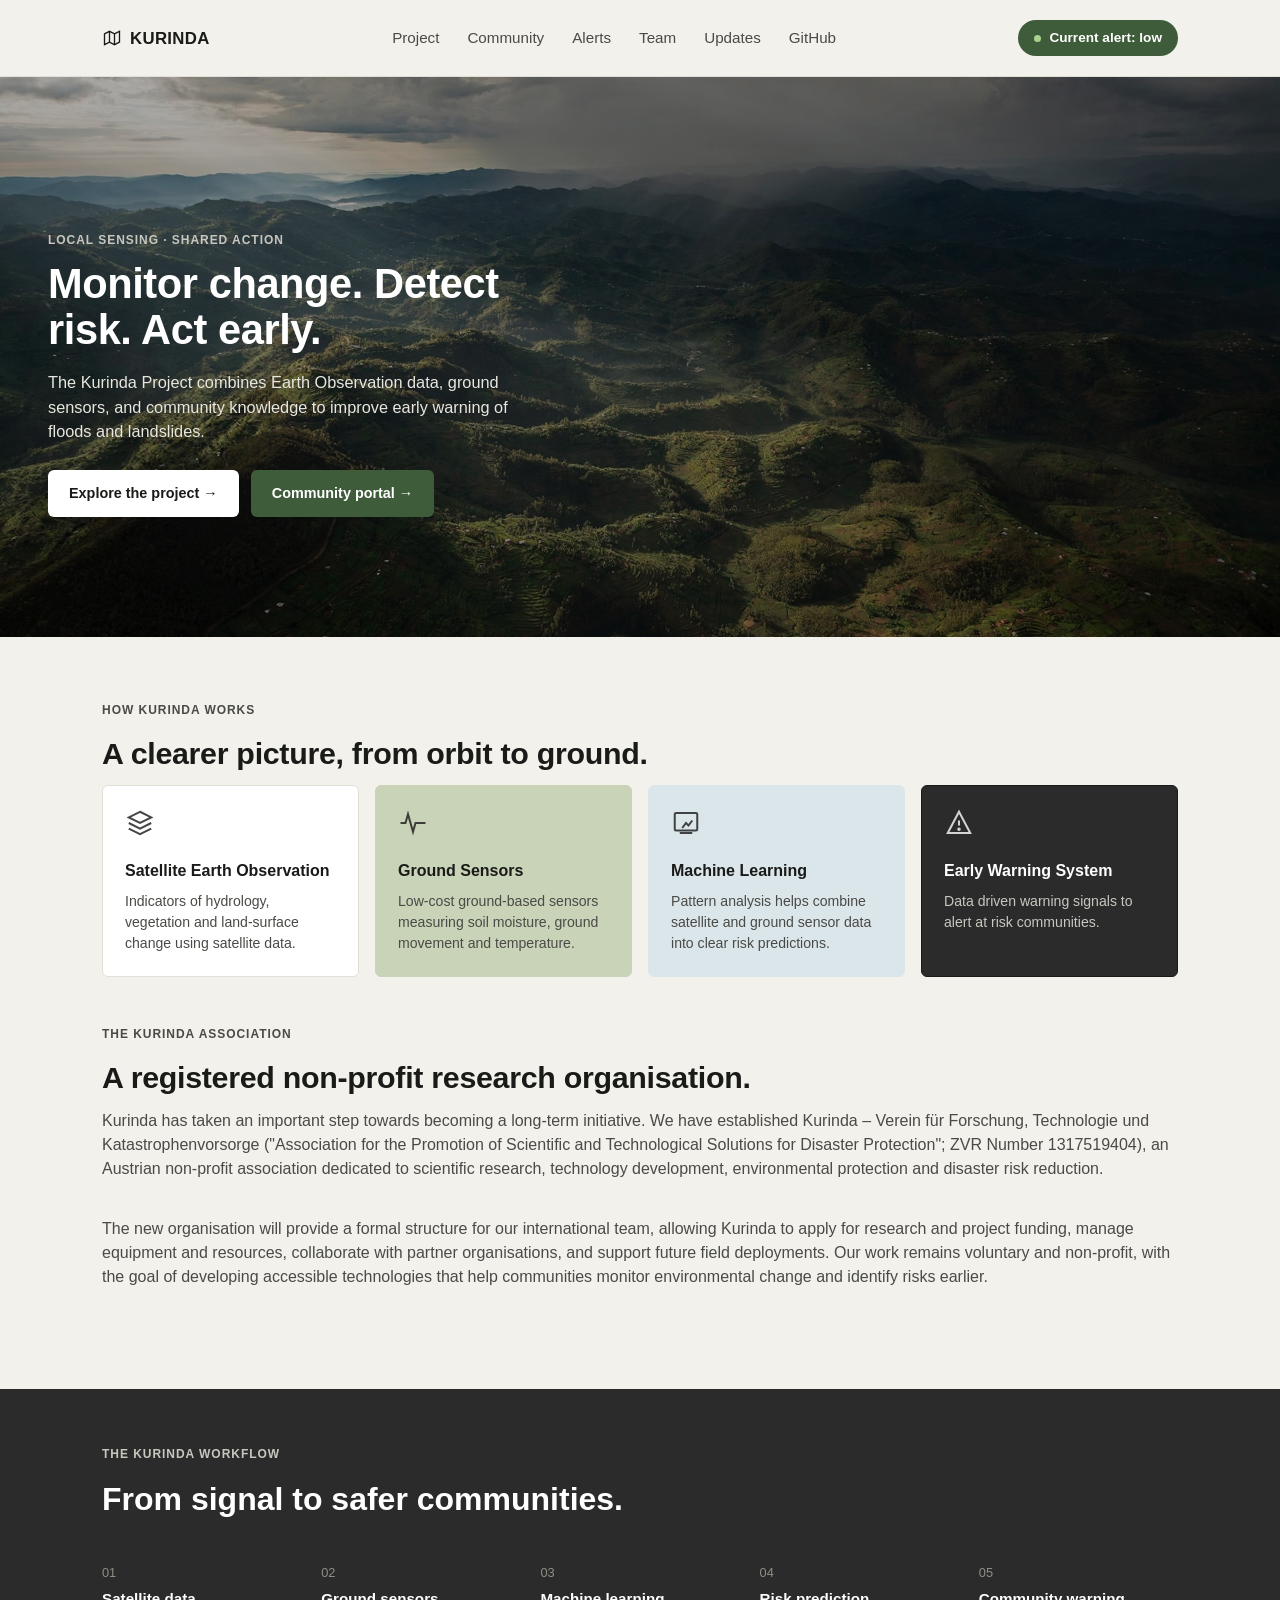
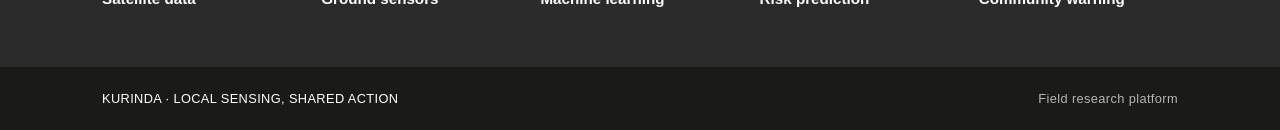
<file: index.html>
<!doctype html>
<html lang="en">
<head>
<meta charset="utf-8">
<meta name="viewport" content="width=device-width, initial-scale=1">
<title>Kurinda — Monitor change. Detect risk. Act early.</title>
<meta name="description" content="Kurinda combines Earth Observation data, ground sensors, and community knowledge to improve early warning of floods and landslides.">
<link rel="stylesheet" href="style.css">
<style>
/* ---- Edits (loaded after style.css so these take priority) ---- */

/* Hero: photo background with a dark overlay so the text stays readable */
.hero {
  background:
    linear-gradient(rgba(25, 25, 25, 0.35), rgba(25, 25, 25, 0.55)),
    url("hero.jpg") center / cover no-repeat;
}

/* Black backgrounds -> dark grey */
.workflow,
.feat-card.dark {
  background: #2b2b2b;
}

/* Workflow numbers + labels: all white (including the Risk prediction step) */
.step .num,
.step .label,
.step.accent .num,
.step.accent .label {
  color: #fff;
}

/* Full-width announcement text below the "How Kurinda works" boxes */
.section-lead.full-width {
  max-width: none;
}
</style>
</head>
<body>

<div id="menu-placeholder"></div>
<script src="menu.js"></script>

<section class="hero">
  <div class="hero-content">
    <div class="eyebrow on-dark">Local sensing · Shared action</div>
    <h1>Monitor change. Detect risk. Act early.</h1>
    <p>The Kurinda Project combines Earth Observation data, ground sensors, and community knowledge to improve early warning of floods and landslides.</p>
    <div class="hero-actions">
      <a href="project.html" class="btn btn-light">Explore the project →</a>
      <a href="community.html" class="btn btn-green">Community portal →</a>
    </div>
  </div>
</section>

<section>
  <div class="wrap">
    <div class="eyebrow">How Kurinda works</div>
    <h2 class="section-title">A clearer picture, from orbit to ground.</h2>
    <div class="grid-4">
      <div class="feat-card">
        <svg class="icon" viewBox="0 0 24 24" fill="none" stroke="currentColor" stroke-width="1.6"><path d="M12 3l9 4.5-9 4.5-9-4.5L12 3z"/><path d="M3 12l9 4.5 9-4.5"/><path d="M3 16.5l9 4.5 9-4.5"/></svg>
        <h3>Satellite Earth Observation</h3>
        <p>Indicators of hydrology, vegetation and land-surface change using satellite data.</p>
      </div>
      <div class="feat-card olive">
        <svg class="icon" viewBox="0 0 24 24" fill="none" stroke="currentColor" stroke-width="1.6"><path d="M2 12h4l2-7 4 14 2-7h8"/></svg>
        <h3>Ground Sensors</h3>
        <p>Low-cost ground-based sensors measuring soil moisture, ground movement and temperature.</p>
      </div>
      <div class="feat-card pale">
        <svg class="icon" viewBox="0 0 24 24" fill="none" stroke="currentColor" stroke-width="1.6"><rect x="3" y="4" width="18" height="14" rx="1"/><path d="M7 20h10M9 16l3-4 2 2 3-4"/></svg>
        <h3>Machine Learning</h3>
        <p>Pattern analysis helps combine satellite and ground sensor data into clear risk predictions.</p>
      </div>
      <div class="feat-card dark">
        <svg class="icon" viewBox="0 0 24 24" fill="none" stroke="currentColor" stroke-width="1.6"><path d="M12 3l9 17H3L12 3z"/><path d="M12 10v4"/><circle cx="12" cy="17" r="0.6" fill="currentColor"/></svg>
        <h3>Early Warning System</h3>
        <p>Data driven warning signals to alert at risk communities.</p>
      </div>
    </div>

    <div style="margin-top:48px;">
      <div class="eyebrow">The Kurinda association</div>
      <h2 class="section-title">A registered non-profit research organisation.</h2>
      <p class="section-lead full-width">Kurinda has taken an important step towards becoming a long-term initiative. We have established Kurinda – Verein für Forschung, Technologie und Katastrophenvorsorge ("Association for the Promotion of Scientific and Technological Solutions for Disaster Protection"; ZVR Number 1317519404), an Austrian non-profit association dedicated to scientific research, technology development, environmental protection and disaster risk reduction.</p>
      <p class="section-lead full-width">The new organisation will provide a formal structure for our international team, allowing Kurinda to apply for research and project funding, manage equipment and resources, collaborate with partner organisations, and support future field deployments. Our work remains voluntary and non-profit, with the goal of developing accessible technologies that help communities monitor environmental change and identify risks earlier.</p>
    </div>
  </div>
</section>

<div class="workflow">
  <div class="wrap">
    <div class="eyebrow on-dark">The Kurinda workflow</div>
    <h2>From signal to safer communities.</h2>
    <div class="step-row">
      <div class="step"><div class="num">01</div><div class="label">Satellite data</div></div>
      <div class="step"><div class="num">02</div><div class="label">Ground sensors</div></div>
      <div class="step"><div class="num">03</div><div class="label">Machine learning</div></div>
      <div class="step"><div class="num">04</div><div class="label">Risk prediction</div></div>
      <div class="step"><div class="num">05</div><div class="label">Community warning</div></div>
    </div>
  </div>
</div>

<footer class="site-footer">
  <div class="footer-inner">
    <span>KURINDA · LOCAL SENSING, SHARED ACTION</span>
    <span class="muted">Field research platform</span>
  </div>
</footer>

<script src="script.js"></script>
</body>
</html>
</file>
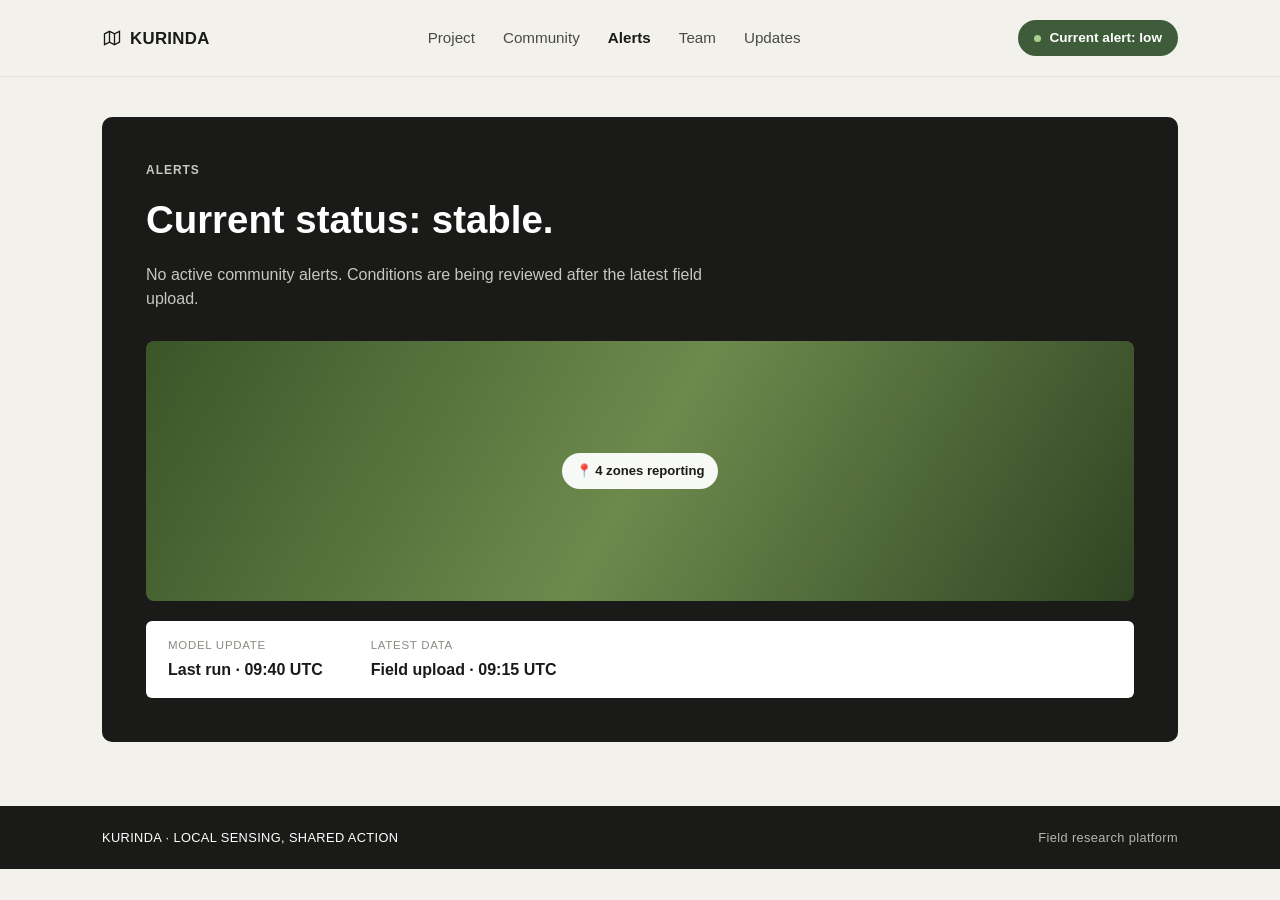
<file: alerts.html>
<!doctype html>
<html lang="en">
<head>
<meta charset="utf-8">
<meta name="viewport" content="width=device-width, initial-scale=1">
<title>Alerts — Kurinda</title>
<meta name="description" content="Current community alert status for the Kurinda monitored zones.">
<link rel="stylesheet" href="style.css">
</head>
<body>

<header class="site-header">
  <div class="header-inner">
    <a href="index.html" class="logo">
      <svg width="20" height="20" viewBox="0 0 24 24" fill="none" stroke="currentColor" stroke-width="1.6"><path d="M3 7l6-3 6 3 6-3v13l-6 3-6-3-6 3V7z"/><path d="M9 4v13"/><path d="M15 7v13"/></svg>
      KURINDA
    </a>
    <button class="nav-toggle" aria-label="Toggle menu"><span></span><span></span><span></span></button>
    <nav class="main-nav">
      <a href="project.html">Project</a>
      <a href="community.html">Community</a>
      <a href="alerts.html" class="active">Alerts</a>
      <a href="team.html">Team</a>
      <a href="updates.html">Updates</a>
    </nav>
    <span class="alert-pill"><span class="dot"></span> Current alert: low</span>
  </div>
</header>

<div class="wrap" style="padding:40px 32px 64px;">
  <div class="alert-panel">
    <div class="eyebrow on-dark">Alerts</div>
    <h1>Current status: stable.</h1>
    <p>No active community alerts. Conditions are being reviewed after the latest field upload.</p>

    <div class="alert-photo">
      <span class="pin-badge">📍 4 zones reporting</span>
    </div>

    <div class="data-bar">
      <div>
        <div class="dl">Model update</div>
        <div class="dv">Last run · 09:40 UTC</div>
      </div>
      <div>
        <div class="dl">Latest data</div>
        <div class="dv">Field upload · 09:15 UTC</div>
      </div>
    </div>
  </div>
</div>

<footer class="site-footer">
  <div class="footer-inner">
    <span>KURINDA · LOCAL SENSING, SHARED ACTION</span>
    <span class="muted">Field research platform</span>
  </div>
</footer>

<script src="script.js"></script>
</body>
</html>
</file>
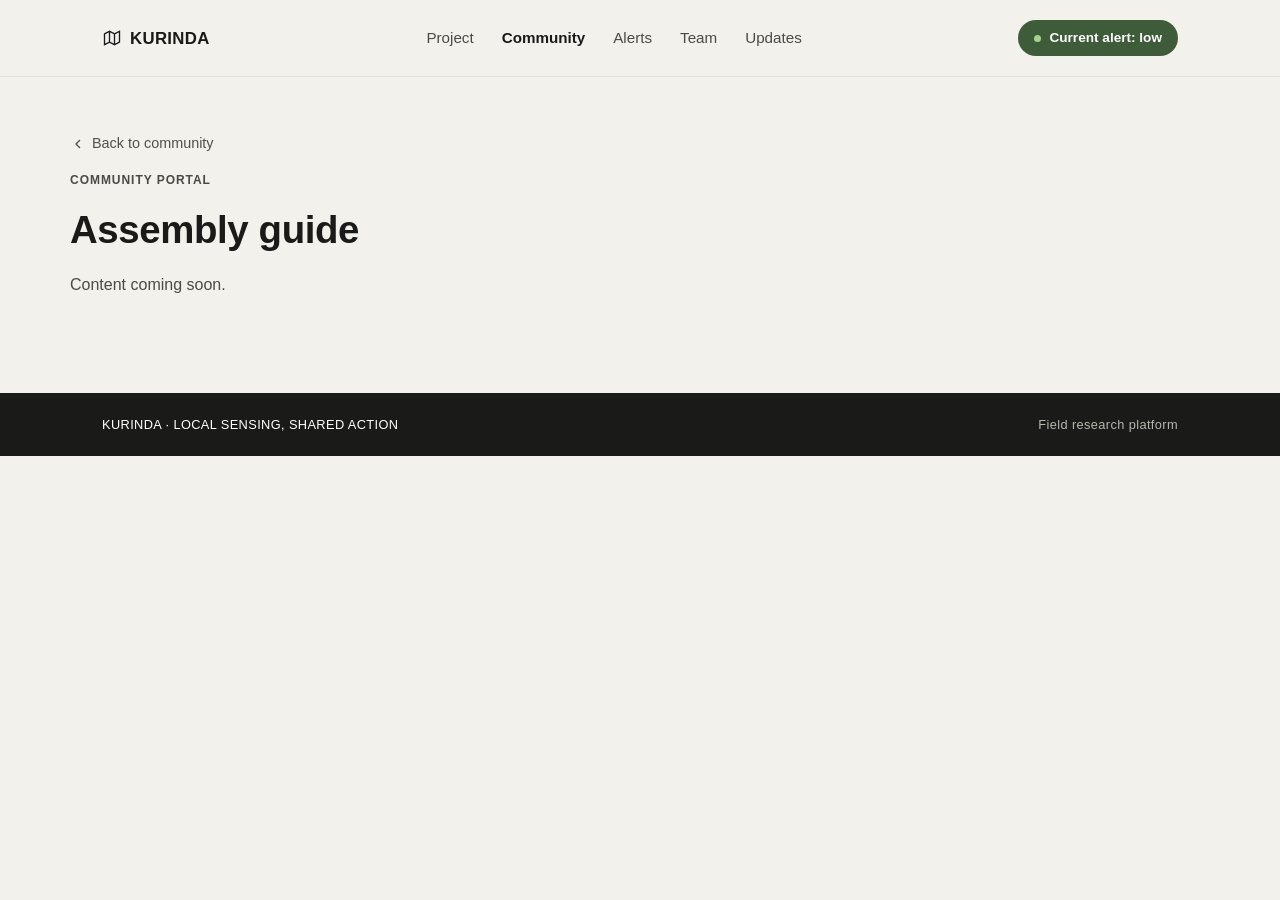
<file: assembly-guide.html>
<!doctype html>
<html lang="en">
<head>
<meta charset="utf-8">
<meta name="viewport" content="width=device-width, initial-scale=1">
<title>Assembly Guide — Kurinda</title>
<meta name="description" content="Assembly guide for the Kurinda ground sensor.">
<link rel="stylesheet" href="style.css">
</head>
<body>

<header class="site-header">
  <div class="header-inner">
    <a href="index.html" class="logo">
      <svg width="20" height="20" viewBox="0 0 24 24" fill="none" stroke="currentColor" stroke-width="1.6"><path d="M3 7l6-3 6 3 6-3v13l-6 3-6-3-6 3V7z"/><path d="M9 4v13"/><path d="M15 7v13"/></svg>
      KURINDA
    </a>
    <button class="nav-toggle" aria-label="Toggle menu"><span></span><span></span><span></span></button>
    <nav class="main-nav">
      <a href="project.html">Project</a>
      <a href="community.html" class="active">Community</a>
      <a href="alerts.html">Alerts</a>
      <a href="team.html">Team</a>
      <a href="updates.html">Updates</a>
    </nav>
    <span class="alert-pill"><span class="dot"></span> Current alert: low</span>
  </div>
</header>

<div class="wrap page-head">
  <a href="community.html" class="back-link">
    <svg width="16" height="16" viewBox="0 0 24 24" fill="none" stroke="currentColor" stroke-width="2" aria-hidden="true"><path d="m15 18-6-6 6-6"/></svg>
    Back to community
  </a>
  <div class="eyebrow">Community portal</div>
  <h1>Assembly guide</h1>
  <p>Content coming soon.</p>
</div>

<div class="wrap" style="padding-bottom:56px;">

  <!-- Assembly guide content goes here -->

</div>

<footer class="site-footer">
  <div class="footer-inner">
    <span>KURINDA · LOCAL SENSING, SHARED ACTION</span>
    <span class="muted">Field research platform</span>
  </div>
</footer>

<script src="script.js"></script>
</body>
</html>
</file>
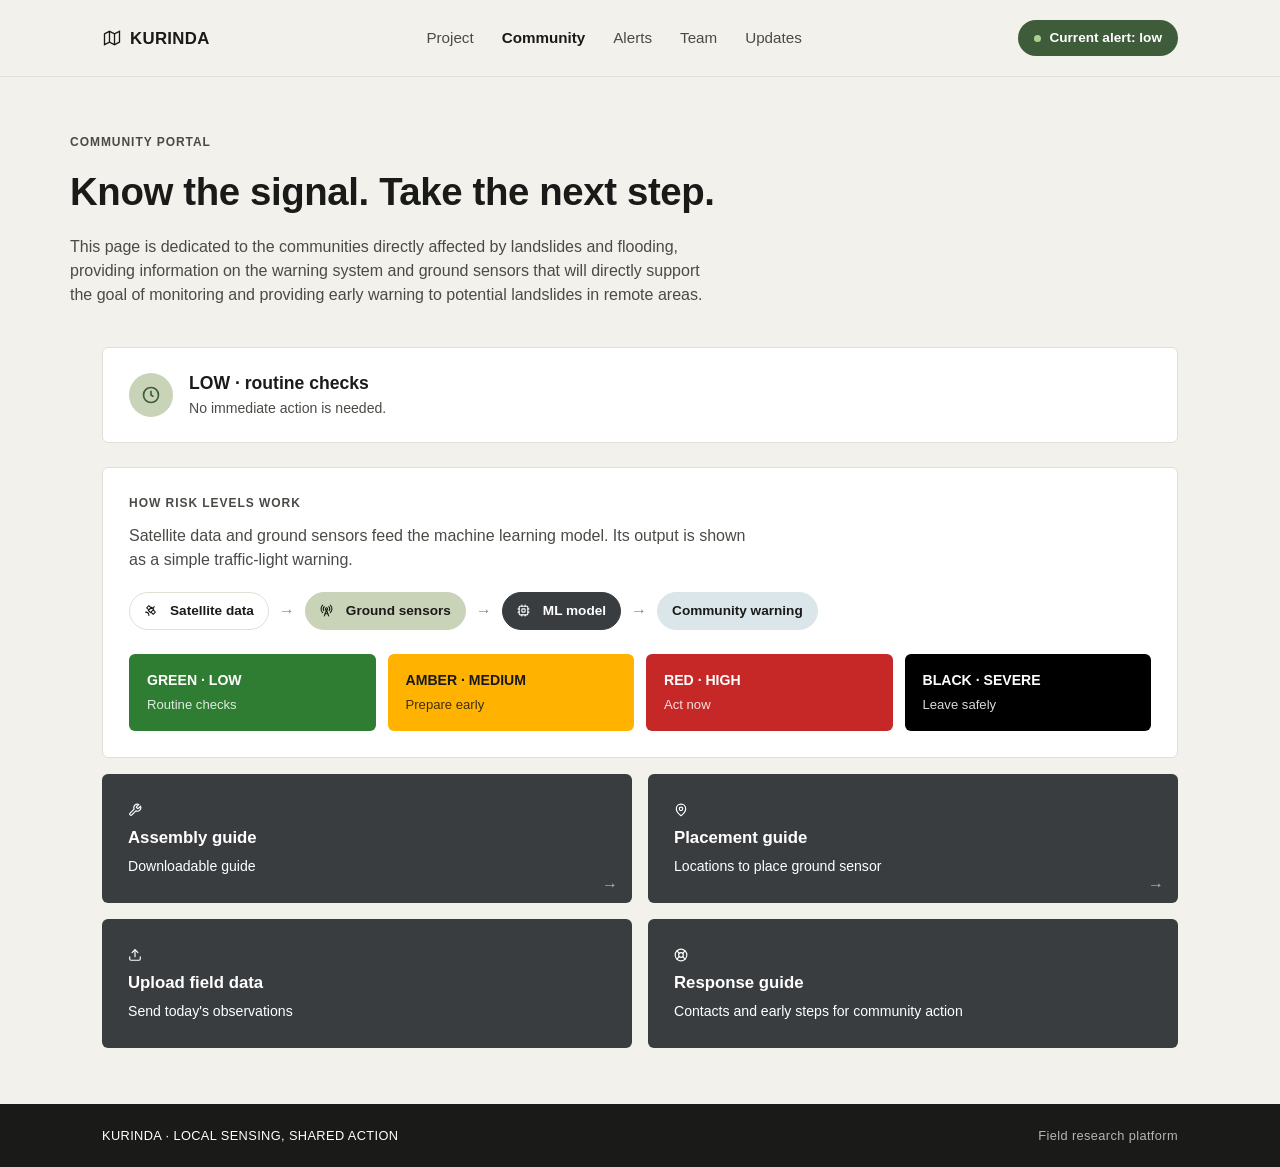
<file: community.html>
<!doctype html>
<html lang="en">
<head>
<meta charset="utf-8">
<meta name="viewport" content="width=device-width, initial-scale=1">
<title>Community Portal — Kurinda</title>
<meta name="description" content="Information on the warning system and ground sensors supporting communities affected by landslides and flooding.">
<link rel="stylesheet" href="style.css">
</head>
<body>

<header class="site-header">
  <div class="header-inner">
    <a href="index.html" class="logo">
      <svg width="20" height="20" viewBox="0 0 24 24" fill="none" stroke="currentColor" stroke-width="1.6"><path d="M3 7l6-3 6 3 6-3v13l-6 3-6-3-6 3V7z"/><path d="M9 4v13"/><path d="M15 7v13"/></svg>
      KURINDA
    </a>
    <button class="nav-toggle" aria-label="Toggle menu"><span></span><span></span><span></span></button>
    <nav class="main-nav">
      <a href="project.html">Project</a>
      <a href="community.html" class="active">Community</a>
      <a href="alerts.html">Alerts</a>
      <a href="team.html">Team</a>
      <a href="updates.html">Updates</a>
    </nav>
    <span class="alert-pill"><span class="dot"></span> Current alert: low</span>
  </div>
</header>

<div class="wrap page-head">
  <div class="eyebrow">Community portal</div>
  <h1>Know the signal. Take the next step.</h1>
  <p>This page is dedicated to the communities directly affected by landslides and flooding, providing information on the warning system and ground sensors that will directly support the goal of monitoring and providing early warning to potential landslides in remote areas.</p>
</div>

<div class="wrap" style="padding-bottom:56px;">

  <div class="status-card">
    <div class="status-dot">
      <svg width="20" height="20" viewBox="0 0 24 24" fill="none" stroke="currentColor" stroke-width="2"><circle cx="12" cy="12" r="9"/><path d="M12 7v5l3 2"/></svg>
    </div>
    <div>
      <h3>LOW · routine checks</h3>
      <p>No immediate action is needed.</p>
    </div>
  </div>

  <div class="risk-box">
    <div class="eyebrow">How risk levels work</div>
    <p>Satellite data and ground sensors feed the machine learning model. Its output is shown as a simple traffic-light warning.</p>
    <div class="flow-row">
      <span class="flow-chip">
        <!-- satellite -->
        <svg class="ico" viewBox="0 0 24 24" aria-hidden="true"><path d="M13 7 9 3 5 7l4 4"/><path d="m17 11 4 4-4 4-4-4"/><path d="m8 12 4 4 6-6-4-4Z"/><path d="m16 8 3-3"/><path d="M9 21a6 6 0 0 0-6-6"/></svg>
        Satellite data
      </span>
      <span class="flow-arrow">→</span>
      <span class="flow-chip olive">
        <!-- ground sensor / radio tower -->
        <svg class="ico" viewBox="0 0 24 24" aria-hidden="true"><path d="M4.9 16.1C1 12.2 1 5.8 4.9 1.9"/><path d="M7.8 4.7a6.14 6.14 0 0 0-.8 7.5"/><circle cx="12" cy="9" r="2"/><path d="M16.2 4.8c2 2 2.26 5.11.8 7.47"/><path d="M19.1 1.9a9.96 9.96 0 0 1 0 14.1"/><path d="M9.5 18h5"/><path d="m8 22 4-11 4 11"/></svg>
        Ground sensors
      </span>
      <span class="flow-arrow">→</span>
      <span class="flow-chip dark">
        <!-- processor / model -->
        <svg class="ico" viewBox="0 0 24 24" aria-hidden="true"><rect x="4" y="4" width="16" height="16" rx="2"/><rect x="9" y="9" width="6" height="6" rx="1"/><path d="M15 2v2M15 20v2M9 2v2M9 20v2M2 15h2M2 9h2M20 15h2M20 9h2"/></svg>
        ML model
      </span>
      <span class="flow-arrow">→</span>
      <span class="flow-chip pale">Community warning</span>
    </div>
    <div class="risk-levels">
      <div class="risk-level low"><div class="rl-title">GREEN · LOW</div><div class="rl-sub">Routine checks</div></div>
      <div class="risk-level medium"><div class="rl-title">AMBER · MEDIUM</div><div class="rl-sub">Prepare early</div></div>
      <div class="risk-level high"><div class="rl-title">RED · HIGH</div><div class="rl-sub">Act now</div></div>
      <div class="risk-level severe"><div class="rl-title">BLACK · SEVERE</div><div class="rl-sub">Leave safely</div></div>
    </div>
  </div>

  <div class="tile-grid">
    <a class="tile grey" href="assembly-guide.html">
      <span class="icon">
        <!-- wrench (assembly) -->
        <svg viewBox="0 0 24 24" aria-hidden="true"><path d="M14.7 6.3a1 1 0 0 0 0 1.4l1.6 1.6a1 1 0 0 0 1.4 0l3.77-3.77a6 6 0 0 1-7.94 7.94l-6.91 6.91a2.12 2.12 0 0 1-3-3l6.91-6.91a6 6 0 0 1 7.94-7.94l-3.76 3.76z"/></svg>
      </span>
      <h3>Assembly guide</h3>
      <p>Downloadable guide</p>
      <span class="tile-arrow">→</span>
    </a>
    <a class="tile grey" href="placement-guide.html">
      <span class="icon">
        <!-- map pin (placement) -->
        <svg viewBox="0 0 24 24" aria-hidden="true"><path d="M20 10c0 6-8 12-8 12s-8-6-8-12a8 8 0 0 1 16 0Z"/><circle cx="12" cy="10" r="3"/></svg>
      </span>
      <h3>Placement guide</h3>
      <p>Locations to place ground sensor</p>
      <span class="tile-arrow">→</span>
    </a>
    <div class="tile grey">
      <span class="icon">
        <!-- upload -->
        <svg viewBox="0 0 24 24" aria-hidden="true"><path d="M21 15v4a2 2 0 0 1-2 2H5a2 2 0 0 1-2-2v-4"/><polyline points="17 8 12 3 7 8"/><line x1="12" y1="3" x2="12" y2="15"/></svg>
      </span>
      <h3>Upload field data</h3>
      <p>Send today's observations</p>
    </div>
    <a class="tile grey" href="response-guide.html">
      <span class="icon">
        <!-- lifebuoy (response / help) -->
        <svg viewBox="0 0 24 24" aria-hidden="true"><circle cx="12" cy="12" r="10"/><circle cx="12" cy="12" r="4"/><path d="m4.93 4.93 4.24 4.24"/><path d="m14.83 9.17 4.24-4.24"/><path d="m14.83 14.83 4.24 4.24"/><path d="m9.17 14.83-4.24 4.24"/></svg>
      </span>
      <h3>Response guide</h3>
      <p>Contacts and early steps for community action</p>
    </a>
  </div>

</div>

<footer class="site-footer">
  <div class="footer-inner">
    <span>KURINDA · LOCAL SENSING, SHARED ACTION</span>
    <span class="muted">Field research platform</span>
  </div>
</footer>

<script src="script.js"></script>
</body>
</html>
</file>
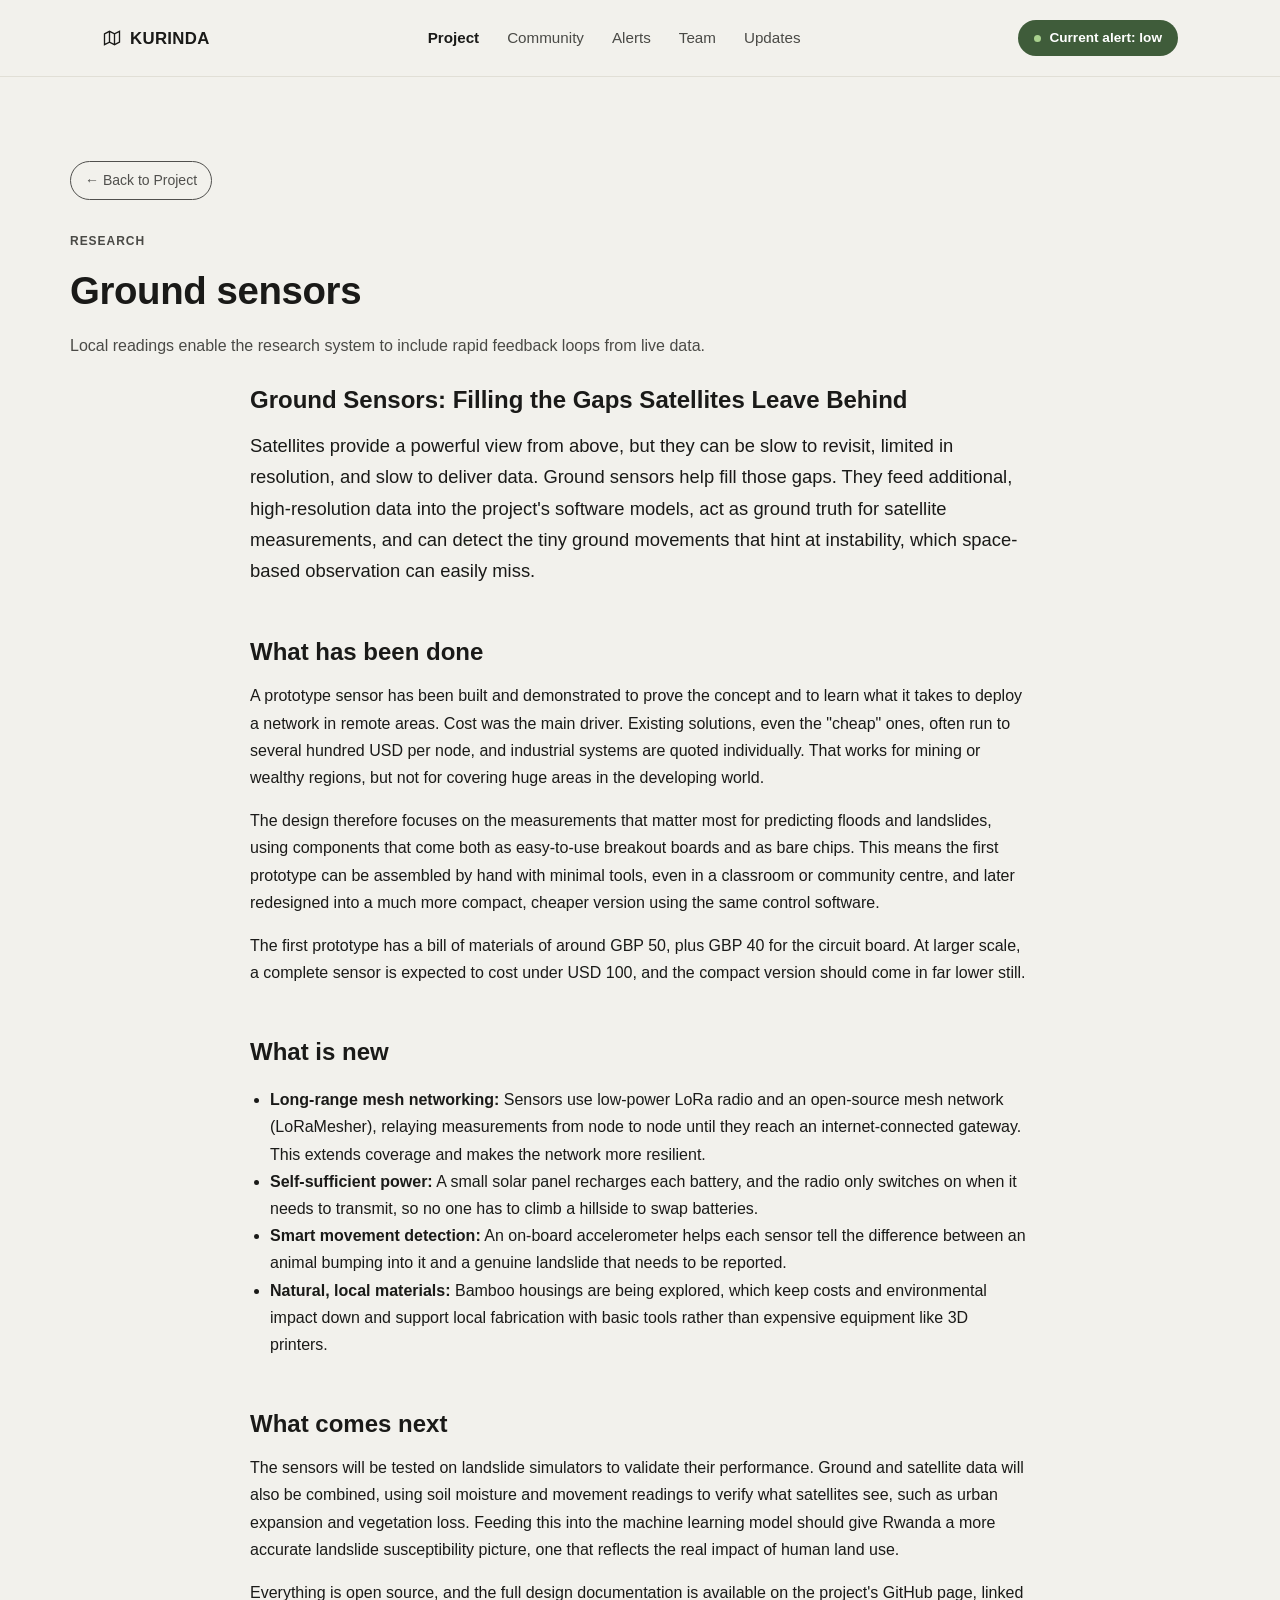
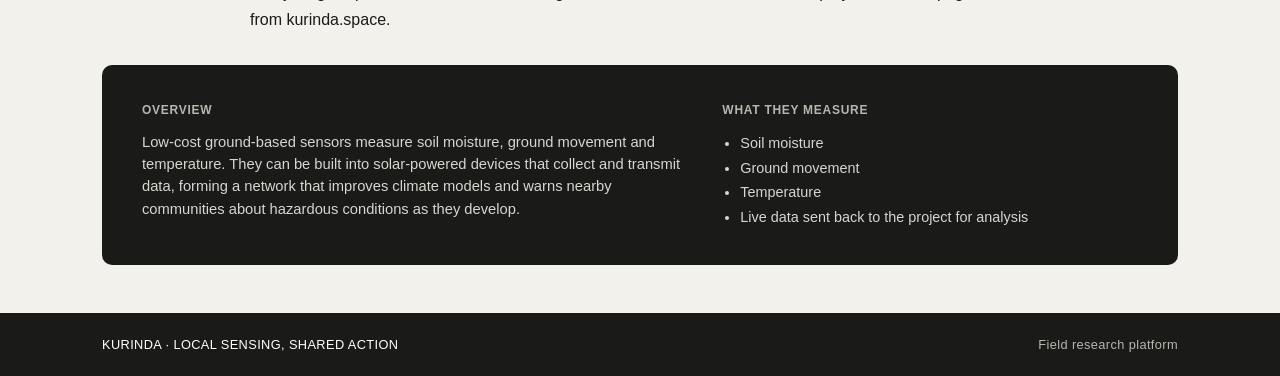
<file: ground-sensors.html>
<!doctype html>
<html lang="en">
<head>
<meta charset="utf-8">
<meta name="viewport" content="width=device-width, initial-scale=1">
<title>Ground sensors — Kurinda</title>
<meta name="description" content="Low-cost, solar-powered ground sensors measuring soil moisture, ground movement and temperature.">
<link rel="stylesheet" href="style.css">
<style>
  .panel-dark, .feat-card.dark, .site-footer { background: #1c1c1c; }
  .back-link {
    display: inline-flex; align-items: center; gap: 8px;
    margin: 28px 0 0; padding: 8px 14px;
    border: 1px solid currentColor; border-radius: 999px;
    color: inherit; text-decoration: none; font-size: 14px;
    transition: transform .15s ease;
  }
  .back-link:hover, .back-link:focus-visible { transform: translateX(-3px); }
  .detail-list { margin: 16px 0 0; padding-left: 20px; line-height: 1.7; }

  /* Article content */
  .article { max-width: 780px; margin: 0 auto; }
  .article h2 { margin: 48px 0 12px; }
  .article p { line-height: 1.7; margin: 0 0 16px; }
  .article .lead { font-size: 1.15em; }

  /* ===== Spacing, line and alignment fixes ===== */

  /* 1. Smaller gap between the intro text and the first heading */
  .page-head { padding-bottom: 0 !important; margin-bottom: 0 !important; }
  .page-head p { margin-bottom: 0 !important; }
  .page-head + section { padding-top: 24px !important; }
  .article h2:first-child { margin-top: 0 !important; }

  /* 2. Smaller gap between the end of the text and the grey box */
  .article > :last-child { margin-bottom: 0 !important; }
  .page-head + section { padding-bottom: 0 !important; }
  section.tight { padding-top: 32px !important; margin-top: 0 !important; }

  /* 3. Remove the light grey line in the grey box */
  .panel-split,
  .panel-split .col,
  .panel-split .col h4 {
    border: 0 !important;
    box-shadow: none !important;
  }
  .panel-split .col::before,
  .panel-split .col::after,
  .panel-split::before,
  .panel-split::after,
  .panel-split .col h4::before,
  .panel-split .col h4::after {
    display: none !important;
    content: none !important;
  }

  /* 4. Align the two mini titles (Overview / What they measure) */
  .panel-split { align-items: flex-start !important; }
  .panel-split .col { padding-top: 0 !important; margin-top: 0 !important; }
  .panel-split .col h4 { margin: 0 0 12px !important; padding: 0 !important; }
  .panel-split .col > p,
  .panel-split .col > .detail-list { margin-top: 0 !important; }
</style>
</head>
<body>

<header class="site-header">
  <div class="header-inner">
    <a href="index.html" class="logo">
      <svg width="20" height="20" viewBox="0 0 24 24" fill="none" stroke="currentColor" stroke-width="1.6"><path d="M3 7l6-3 6 3 6-3v13l-6 3-6-3-6 3V7z"/><path d="M9 4v13"/><path d="M15 7v13"/></svg>
      KURINDA
    </a>
    <button class="nav-toggle" aria-label="Toggle menu"><span></span><span></span><span></span></button>
    <nav class="main-nav">
      <a href="project.html" class="active">Project</a>
      <a href="community.html">Community</a>
      <a href="alerts.html">Alerts</a>
      <a href="team.html">Team</a>
      <a href="updates.html">Updates</a>
    </nav>
    <span class="alert-pill"><span class="dot"></span> Current alert: low</span>
  </div>
</header>

<div class="wrap page-head">
  <a href="project.html" class="back-link">← Back to Project</a>
  <div class="eyebrow" style="margin-top:32px;">Research</div>
  <h1>Ground sensors</h1>
  <p>Local readings enable the research system to include rapid feedback loops from live data.</p>
</div>

<section>
  <div class="wrap">
    <article class="article">

      <h2>Ground Sensors: Filling the Gaps Satellites Leave Behind</h2>
      <p class="lead">Satellites provide a powerful view from above, but they can be slow to revisit, limited in resolution, and slow to deliver data. Ground sensors help fill those gaps. They feed additional, high-resolution data into the project's software models, act as ground truth for satellite measurements, and can detect the tiny ground movements that hint at instability, which space-based observation can easily miss.</p>

      <h2>What has been done</h2>
      <p>A prototype sensor has been built and demonstrated to prove the concept and to learn what it takes to deploy a network in remote areas. Cost was the main driver. Existing solutions, even the "cheap" ones, often run to several hundred USD per node, and industrial systems are quoted individually. That works for mining or wealthy regions, but not for covering huge areas in the developing world.</p>
      <p>The design therefore focuses on the measurements that matter most for predicting floods and landslides, using components that come both as easy-to-use breakout boards and as bare chips. This means the first prototype can be assembled by hand with minimal tools, even in a classroom or community centre, and later redesigned into a much more compact, cheaper version using the same control software.</p>
      <p>The first prototype has a bill of materials of around GBP 50, plus GBP 40 for the circuit board. At larger scale, a complete sensor is expected to cost under USD 100, and the compact version should come in far lower still.</p>

      <h2>What is new</h2>
      <ul class="detail-list">
        <li><strong>Long-range mesh networking:</strong> Sensors use low-power LoRa radio and an open-source mesh network (LoRaMesher), relaying measurements from node to node until they reach an internet-connected gateway. This extends coverage and makes the network more resilient.</li>
        <li><strong>Self-sufficient power:</strong> A small solar panel recharges each battery, and the radio only switches on when it needs to transmit, so no one has to climb a hillside to swap batteries.</li>
        <li><strong>Smart movement detection:</strong> An on-board accelerometer helps each sensor tell the difference between an animal bumping into it and a genuine landslide that needs to be reported.</li>
        <li><strong>Natural, local materials:</strong> Bamboo housings are being explored, which keep costs and environmental impact down and support local fabrication with basic tools rather than expensive equipment like 3D printers.</li>
      </ul>

      <h2>What comes next</h2>
      <p>The sensors will be tested on landslide simulators to validate their performance. Ground and satellite data will also be combined, using soil moisture and movement readings to verify what satellites see, such as urban expansion and vegetation loss. Feeding this into the machine learning model should give Rwanda a more accurate landslide susceptibility picture, one that reflects the real impact of human land use.</p>
      <p>Everything is open source, and the full design documentation is available on the project's GitHub page, linked from kurinda.space.</p>

    </article>
  </div>
</section>

<section class="tight">
  <div class="wrap">
    <div class="panel-split">
      <div class="col">
        <h4>Overview</h4>
        <p>Low-cost ground-based sensors measure soil moisture, ground movement and temperature. They can be built into solar-powered devices that collect and transmit data, forming a network that improves climate models and warns nearby communities about hazardous conditions as they develop.</p>
      </div>
      <div class="col">
        <h4>What they measure</h4>
        <ul class="detail-list">
          <li>Soil moisture</li>
          <li>Ground movement</li>
          <li>Temperature</li>
          <li>Live data sent back to the project for analysis</li>
        </ul>
      </div>
    </div>
  </div>
</section>

<footer class="site-footer">
  <div class="footer-inner">
    <span>KURINDA · LOCAL SENSING, SHARED ACTION</span>
    <span class="muted">Field research platform</span>
  </div>
</footer>

<script src="script.js"></script>
</body>
</html>
</file>
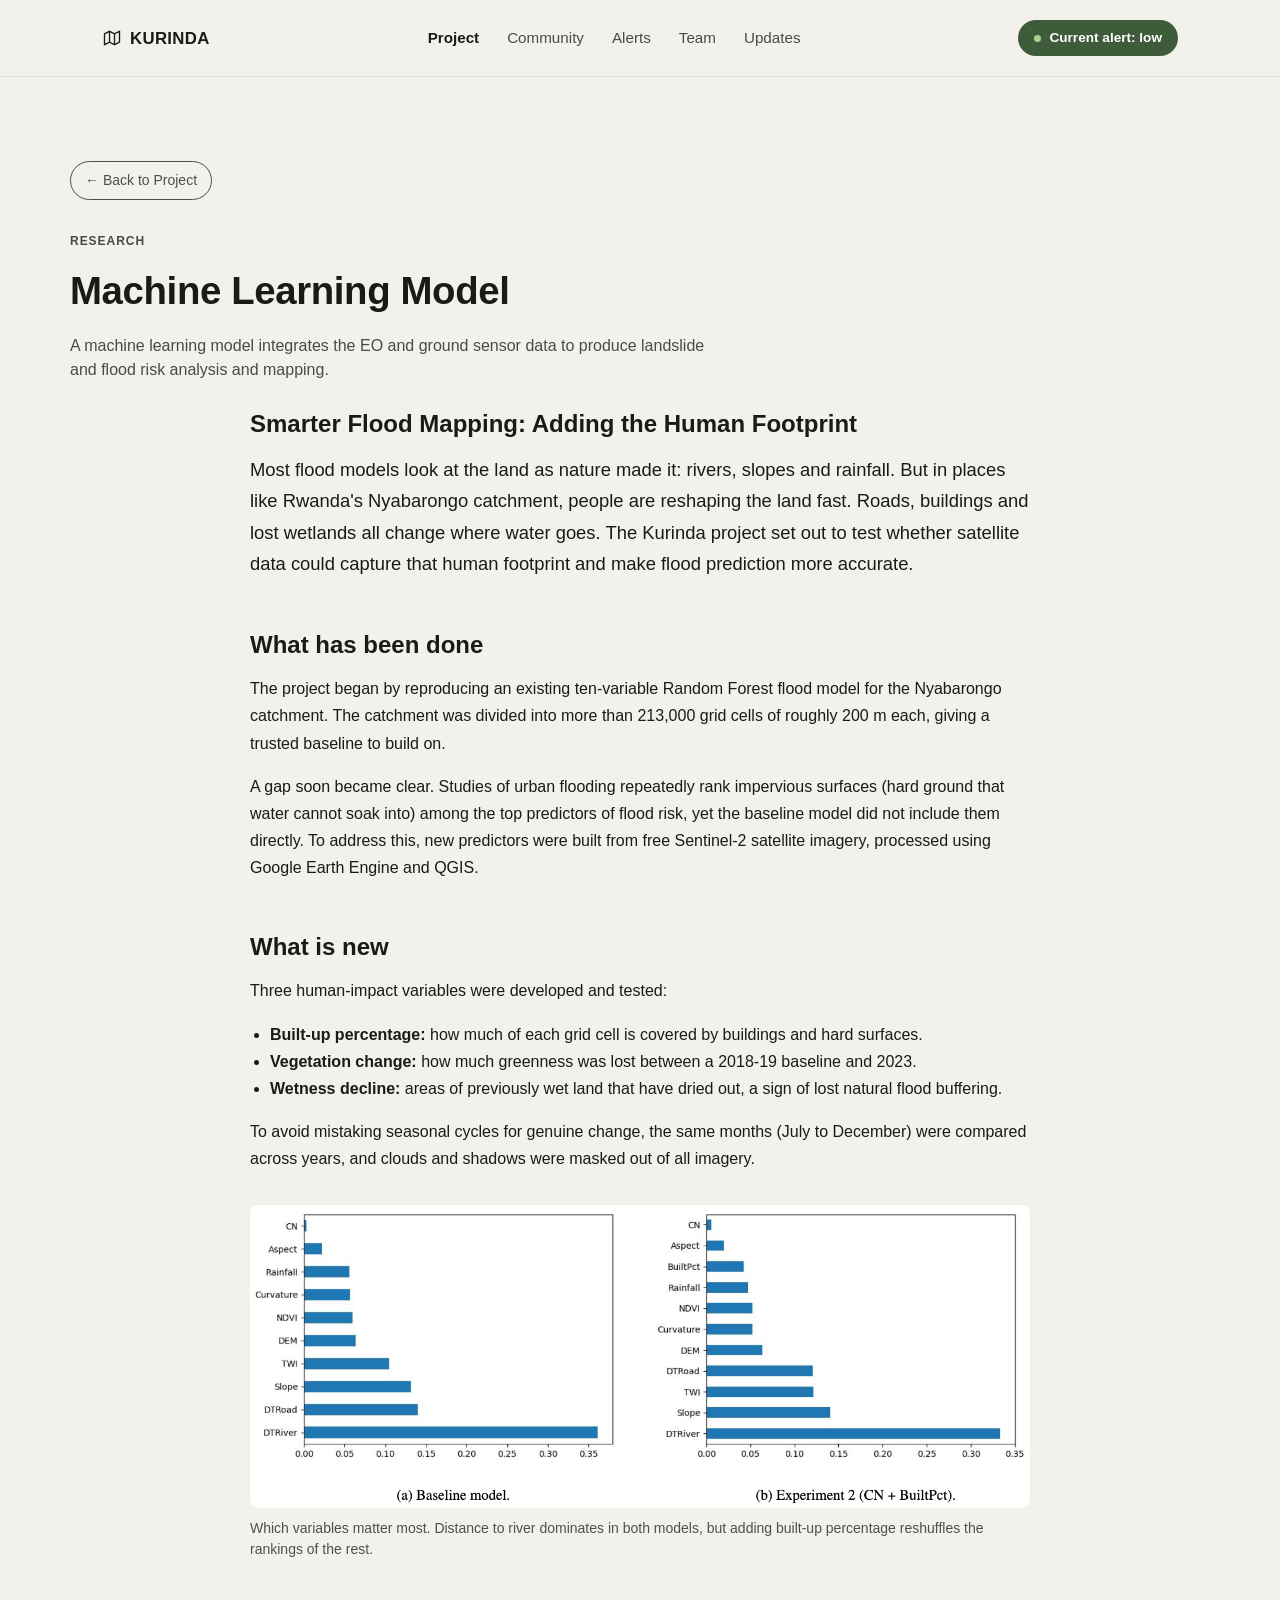
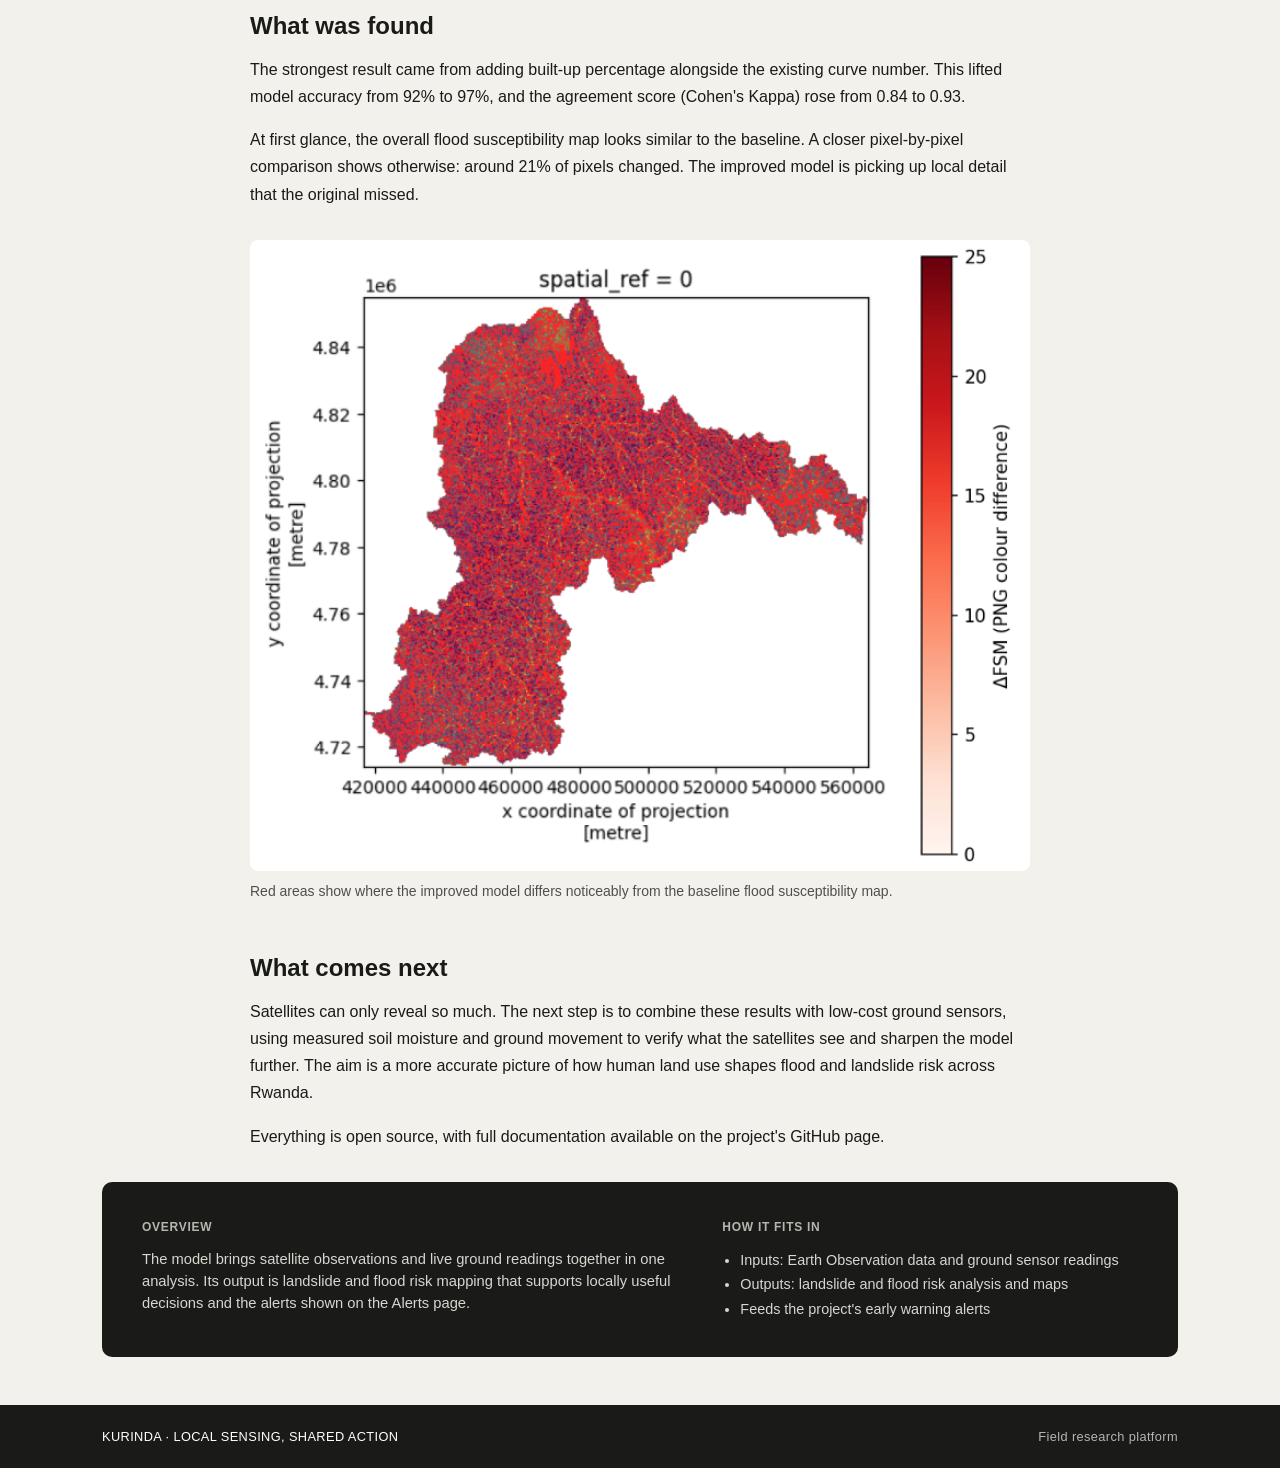
<file: machine-learning-model.html>
<!doctype html>
<html lang="en">
<head>
<meta charset="utf-8">
<meta name="viewport" content="width=device-width, initial-scale=1">
<title>Machine Learning Model — Kurinda</title>
<meta name="description" content="How Kurinda's machine learning model combines EO and ground sensor data into flood and landslide risk maps.">
<link rel="stylesheet" href="style.css">
<style>
  .panel-dark, .feat-card.dark, .site-footer { background: #1c1c1c; }
  .back-link {
    display: inline-flex; align-items: center; gap: 8px;
    margin: 28px 0 0; padding: 8px 14px;
    border: 1px solid currentColor; border-radius: 999px;
    color: inherit; text-decoration: none; font-size: 14px;
    transition: transform .15s ease;
  }
  .back-link:hover, .back-link:focus-visible { transform: translateX(-3px); }
  .detail-list { margin: 16px 0 0; padding-left: 20px; line-height: 1.7; }

  /* Article content */
  .article { max-width: 780px; margin: 0 auto; }
  .article h2 { margin: 48px 0 12px; }
  .article p { line-height: 1.7; margin: 0 0 16px; }
  .article .lead { font-size: 1.15em; }
  .article figure { margin: 32px 0; }
  .article figure img {
    display: block; width: 100%; height: auto;
    border-radius: 8px; background: #fff;
  }
  .article figcaption {
    margin-top: 10px; font-size: 14px; line-height: 1.5; opacity: .75;
  }

  /* ===== Spacing, line and alignment fixes ===== */

  /* 1. Smaller gap between the intro text and "Smarter Flood Mapping" */
  .page-head { padding-bottom: 0 !important; margin-bottom: 0 !important; }
  .page-head p { margin-bottom: 0 !important; }
  .page-head + section { padding-top: 24px !important; }
  .article h2:first-child { margin-top: 0 !important; }

  /* 2. Smaller gap between the end of the text and the grey box */
  .article > :last-child { margin-bottom: 0 !important; }
  .page-head + section { padding-bottom: 0 !important; }
  section.tight { padding-top: 32px !important; margin-top: 0 !important; }

  /* 3. Remove the light grey line in the grey box */
  .panel-split,
  .panel-split .col,
  .panel-split .col h4 {
    border: 0 !important;
    box-shadow: none !important;
  }
  .panel-split .col::before,
  .panel-split .col::after,
  .panel-split::before,
  .panel-split::after,
  .panel-split .col h4::before,
  .panel-split .col h4::after {
    display: none !important;
    content: none !important;
  }

  /* 4. Align the two mini titles (Overview / How it fits in) */
  .panel-split { align-items: flex-start !important; }
  .panel-split .col { padding-top: 0 !important; margin-top: 0 !important; }
  .panel-split .col h4 { margin: 0 0 12px !important; padding: 0 !important; }
  .panel-split .col > p,
  .panel-split .col > .detail-list { margin-top: 0 !important; }
</style>
</head>
<body>

<header class="site-header">
  <div class="header-inner">
    <a href="index.html" class="logo">
      <svg width="20" height="20" viewBox="0 0 24 24" fill="none" stroke="currentColor" stroke-width="1.6"><path d="M3 7l6-3 6 3 6-3v13l-6 3-6-3-6 3V7z"/><path d="M9 4v13"/><path d="M15 7v13"/></svg>
      KURINDA
    </a>
    <button class="nav-toggle" aria-label="Toggle menu"><span></span><span></span><span></span></button>
    <nav class="main-nav">
      <a href="project.html" class="active">Project</a>
      <a href="community.html">Community</a>
      <a href="alerts.html">Alerts</a>
      <a href="team.html">Team</a>
      <a href="updates.html">Updates</a>
    </nav>
    <span class="alert-pill"><span class="dot"></span> Current alert: low</span>
  </div>
</header>

<div class="wrap page-head">
  <a href="project.html" class="back-link">← Back to Project</a>
  <div class="eyebrow" style="margin-top:32px;">Research</div>
  <h1>Machine Learning Model</h1>
  <p>A machine learning model integrates the EO and ground sensor data to produce landslide and flood risk analysis and mapping.</p>
</div>

<section>
  <div class="wrap">
    <article class="article">

      <h2>Smarter Flood Mapping: Adding the Human Footprint</h2>
      <p class="lead">Most flood models look at the land as nature made it: rivers, slopes and rainfall. But in places like Rwanda's Nyabarongo catchment, people are reshaping the land fast. Roads, buildings and lost wetlands all change where water goes. The Kurinda project set out to test whether satellite data could capture that human footprint and make flood prediction more accurate.</p>

      <h2>What has been done</h2>
      <p>The project began by reproducing an existing ten-variable Random Forest flood model for the Nyabarongo catchment. The catchment was divided into more than 213,000 grid cells of roughly 200 m each, giving a trusted baseline to build on.</p>
      <p>A gap soon became clear. Studies of urban flooding repeatedly rank impervious surfaces (hard ground that water cannot soak into) among the top predictors of flood risk, yet the baseline model did not include them directly. To address this, new predictors were built from free Sentinel-2 satellite imagery, processed using Google Earth Engine and QGIS.</p>

      <h2>What is new</h2>
      <p>Three human-impact variables were developed and tested:</p>
      <ul class="detail-list">
        <li><strong>Built-up percentage:</strong> how much of each grid cell is covered by buildings and hard surfaces.</li>
        <li><strong>Vegetation change:</strong> how much greenness was lost between a 2018-19 baseline and 2023.</li>
        <li><strong>Wetness decline:</strong> areas of previously wet land that have dried out, a sign of lost natural flood buffering.</li>
      </ul>
      <p style="margin-top:16px;">To avoid mistaking seasonal cycles for genuine change, the same months (July to December) were compared across years, and clouds and shadows were masked out of all imagery.</p>

      <figure>
        <img src="ig1-feature-importance-baseline-vs-experiment2.png" alt="Bar charts comparing variable importance in the baseline model and in Experiment 2, where distance to river ranks highest in both." loading="lazy">
        <figcaption> Which variables matter most. Distance to river dominates in both models, but adding built-up percentage reshuffles the rankings of the rest.</figcaption>
      </figure>

      <h2>What was found</h2>
      <p>The strongest result came from adding built-up percentage alongside the existing curve number. This lifted model accuracy from 92% to 97%, and the agreement score (Cohen's Kappa) rose from 0.84 to 0.93.</p>
      <p>At first glance, the overall flood susceptibility map looks similar to the baseline. A closer pixel-by-pixel comparison shows otherwise: around 21% of pixels changed. The improved model is picking up local detail that the original missed.</p>

      <figure>
        <img src="fig2-flood-susceptibility-difference-map.png" alt="Flood susceptibility map with red areas highlighting where the improved model differs from the baseline." loading="lazy">
        <figcaption>Red areas show where the improved model differs noticeably from the baseline flood susceptibility map.</figcaption>
      </figure>

      <h2>What comes next</h2>
      <p>Satellites can only reveal so much. The next step is to combine these results with low-cost ground sensors, using measured soil moisture and ground movement to verify what the satellites see and sharpen the model further. The aim is a more accurate picture of how human land use shapes flood and landslide risk across Rwanda.</p>
      <p>Everything is open source, with full documentation available on the project's GitHub page.</p>

    </article>
  </div>
</section>

<section class="tight">
  <div class="wrap">
    <div class="panel-split">
      <div class="col">
        <h4>Overview</h4>
        <p>The model brings satellite observations and live ground readings together in one analysis. Its output is landslide and flood risk mapping that supports locally useful decisions and the alerts shown on the Alerts page.</p>
      </div>
      <div class="col">
        <h4>How it fits in</h4>
        <ul class="detail-list">
          <li>Inputs: Earth Observation data and ground sensor readings</li>
          <li>Outputs: landslide and flood risk analysis and maps</li>
          <li>Feeds the project's early warning alerts</li>
        </ul>
      </div>
    </div>
  </div>
</section>

<footer class="site-footer">
  <div class="footer-inner">
    <span>KURINDA · LOCAL SENSING, SHARED ACTION</span>
    <span class="muted">Field research platform</span>
  </div>
</footer>

<script src="script.js"></script>
</body>
</html>
</file>
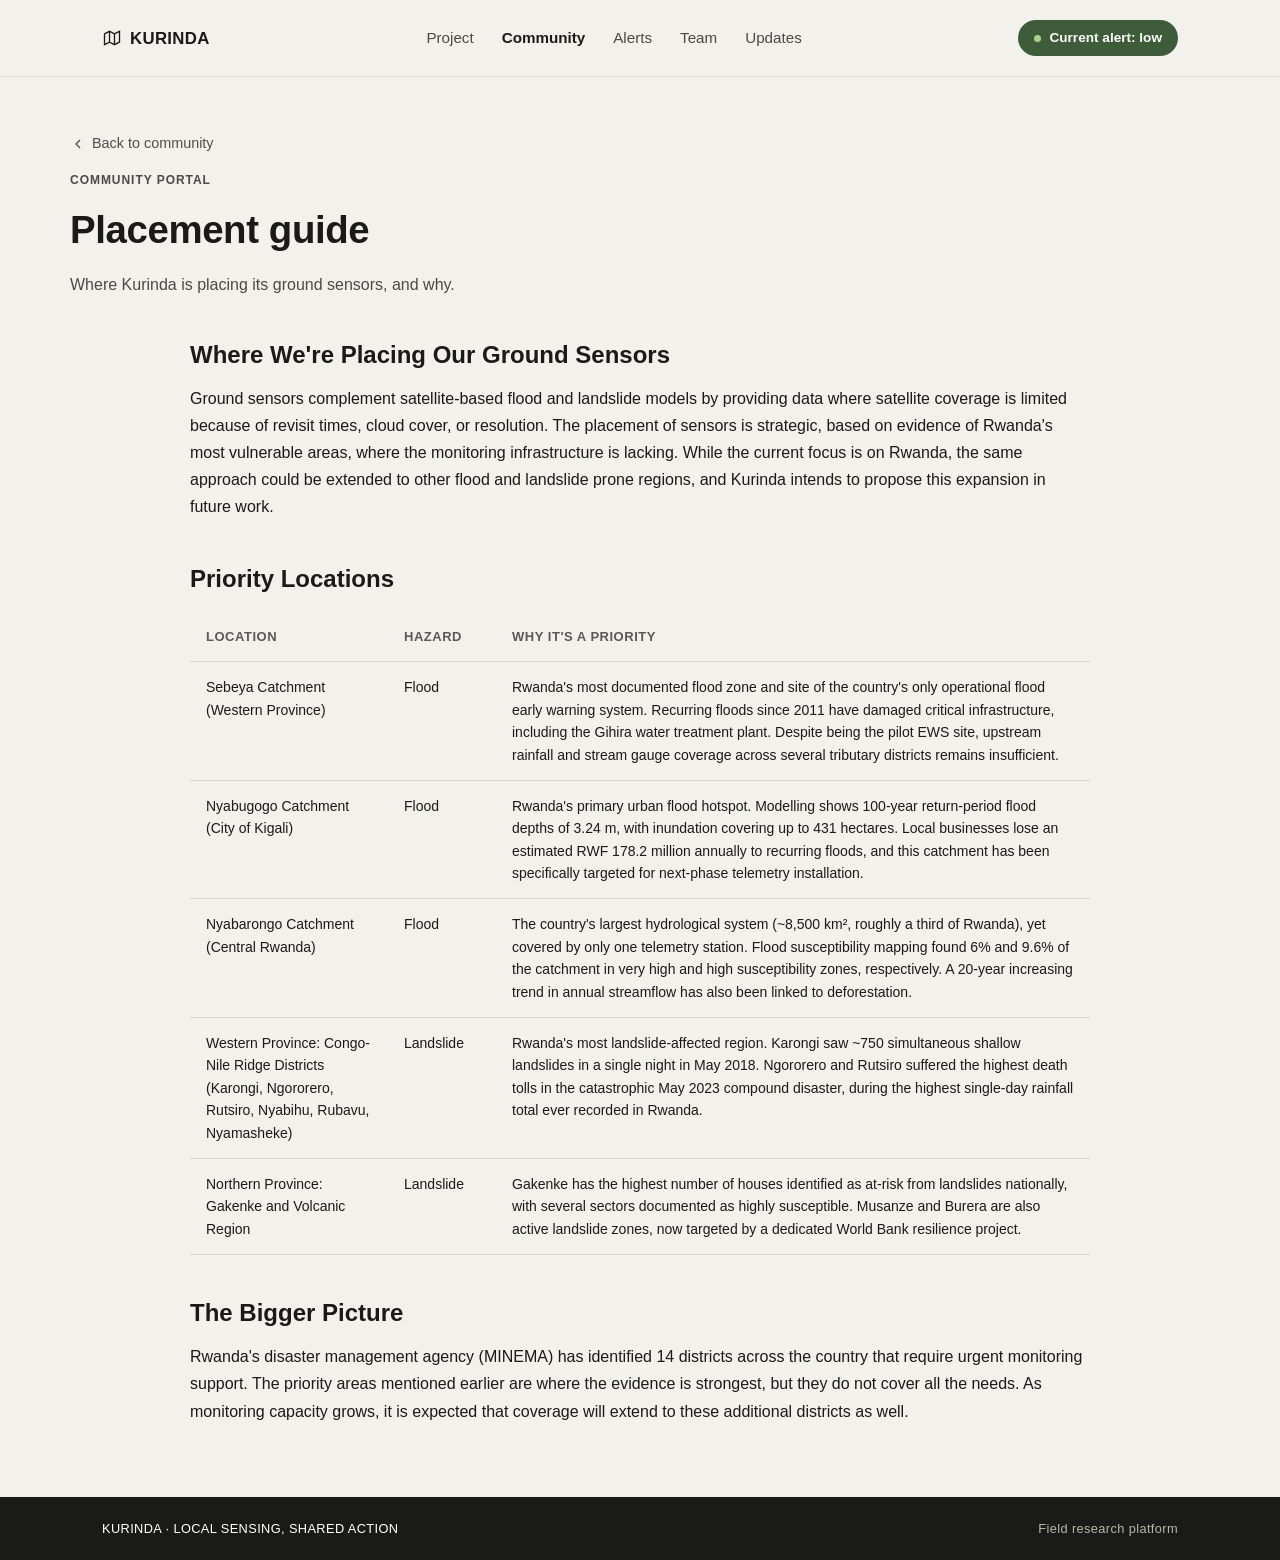
<file: placement-guide.html>
<!doctype html>
<html lang="en">
<head>
<meta charset="utf-8">
<meta name="viewport" content="width=device-width, initial-scale=1">
<title>Placement Guide — Kurinda</title>
<meta name="description" content="Placement guide for the Kurinda ground sensor.">
<link rel="stylesheet" href="style.css">
<style>
  .article { max-width: 900px; margin: 0 auto; }
  .article h2 { margin: 40px 0 12px; }
  .article h2:first-child { margin-top: 0; }
  .article p { line-height: 1.7; margin: 0 0 16px; }

  .placement-table {
    width: 100%;
    border-collapse: collapse;
    margin: 16px 0 32px;
    font-size: 14px;
  }
  .placement-table th,
  .placement-table td {
    text-align: left;
    vertical-align: top;
    padding: 14px 16px;
    border-bottom: 1px solid rgba(128,128,128,0.25);
    line-height: 1.6;
  }
  .placement-table th {
    font-size: 13px;
    text-transform: uppercase;
    letter-spacing: 0.04em;
    opacity: 0.7;
    font-weight: 600;
  }
  .placement-table td:first-child,
  .placement-table th:first-child { width: 22%; }
  .placement-table td:nth-child(2),
  .placement-table th:nth-child(2) { width: 12%; }
</style>
</head>
<body>

<header class="site-header">
  <div class="header-inner">
    <a href="index.html" class="logo">
      <svg width="20" height="20" viewBox="0 0 24 24" fill="none" stroke="currentColor" stroke-width="1.6"><path d="M3 7l6-3 6 3 6-3v13l-6 3-6-3-6 3V7z"/><path d="M9 4v13"/><path d="M15 7v13"/></svg>
      KURINDA
    </a>
    <button class="nav-toggle" aria-label="Toggle menu"><span></span><span></span><span></span></button>
    <nav class="main-nav">
      <a href="project.html">Project</a>
      <a href="community.html" class="active">Community</a>
      <a href="alerts.html">Alerts</a>
      <a href="team.html">Team</a>
      <a href="updates.html">Updates</a>
    </nav>
    <span class="alert-pill"><span class="dot"></span> Current alert: low</span>
  </div>
</header>

<div class="wrap page-head">
  <a href="community.html" class="back-link">
    <svg width="16" height="16" viewBox="0 0 24 24" fill="none" stroke="currentColor" stroke-width="2" aria-hidden="true"><path d="m15 18-6-6 6-6"/></svg>
    Back to community
  </a>
  <div class="eyebrow">Community portal</div>
  <h1>Placement guide</h1>
  <p>Where Kurinda is placing its ground sensors, and why.</p>
</div>

<div class="wrap" style="padding-bottom:56px;">

  <article class="article">

    <h2>Where We're Placing Our Ground Sensors</h2>
    <p>Ground sensors complement satellite-based flood and landslide models by providing data where satellite coverage is limited because of revisit times, cloud cover, or resolution. The placement of sensors is strategic, based on evidence of Rwanda's most vulnerable areas, where the monitoring infrastructure is lacking. While the current focus is on Rwanda, the same approach could be extended to other flood and landslide prone regions, and Kurinda intends to propose this expansion in future work.</p>

    <h2>Priority Locations</h2>
    <table class="placement-table">
      <thead>
        <tr>
          <th>Location</th>
          <th>Hazard</th>
          <th>Why It's a Priority</th>
        </tr>
      </thead>
      <tbody>
        <tr>
          <td>Sebeya Catchment (Western Province)</td>
          <td>Flood</td>
          <td>Rwanda's most documented flood zone and site of the country's only operational flood early warning system. Recurring floods since 2011 have damaged critical infrastructure, including the Gihira water treatment plant. Despite being the pilot EWS site, upstream rainfall and stream gauge coverage across several tributary districts remains insufficient.</td>
        </tr>
        <tr>
          <td>Nyabugogo Catchment (City of Kigali)</td>
          <td>Flood</td>
          <td>Rwanda's primary urban flood hotspot. Modelling shows 100-year return-period flood depths of 3.24 m, with inundation covering up to 431 hectares. Local businesses lose an estimated RWF 178.2 million annually to recurring floods, and this catchment has been specifically targeted for next-phase telemetry installation.</td>
        </tr>
        <tr>
          <td>Nyabarongo Catchment (Central Rwanda)</td>
          <td>Flood</td>
          <td>The country's largest hydrological system (~8,500 km², roughly a third of Rwanda), yet covered by only one telemetry station. Flood susceptibility mapping found 6% and 9.6% of the catchment in very high and high susceptibility zones, respectively. A 20-year increasing trend in annual streamflow has also been linked to deforestation.</td>
        </tr>
        <tr>
          <td>Western Province: Congo-Nile Ridge Districts (Karongi, Ngororero, Rutsiro, Nyabihu, Rubavu, Nyamasheke)</td>
          <td>Landslide</td>
          <td>Rwanda's most landslide-affected region. Karongi saw ~750 simultaneous shallow landslides in a single night in May 2018. Ngororero and Rutsiro suffered the highest death tolls in the catastrophic May 2023 compound disaster, during the highest single-day rainfall total ever recorded in Rwanda.</td>
        </tr>
        <tr>
          <td>Northern Province: Gakenke and Volcanic Region</td>
          <td>Landslide</td>
          <td>Gakenke has the highest number of houses identified as at-risk from landslides nationally, with several sectors documented as highly susceptible. Musanze and Burera are also active landslide zones, now targeted by a dedicated World Bank resilience project.</td>
        </tr>
      </tbody>
    </table>

    <h2>The Bigger Picture</h2>
    <p>Rwanda's disaster management agency (MINEMA) has identified 14 districts across the country that require urgent monitoring support. The priority areas mentioned earlier are where the evidence is strongest, but they do not cover all the needs. As monitoring capacity grows, it is expected that coverage will extend to these additional districts as well.</p>

  </article>

</div>

<footer class="site-footer">
  <div class="footer-inner">
    <span>KURINDA · LOCAL SENSING, SHARED ACTION</span>
    <span class="muted">Field research platform</span>
  </div>
</footer>

<script src="script.js"></script>
</body>
</html>
</file>
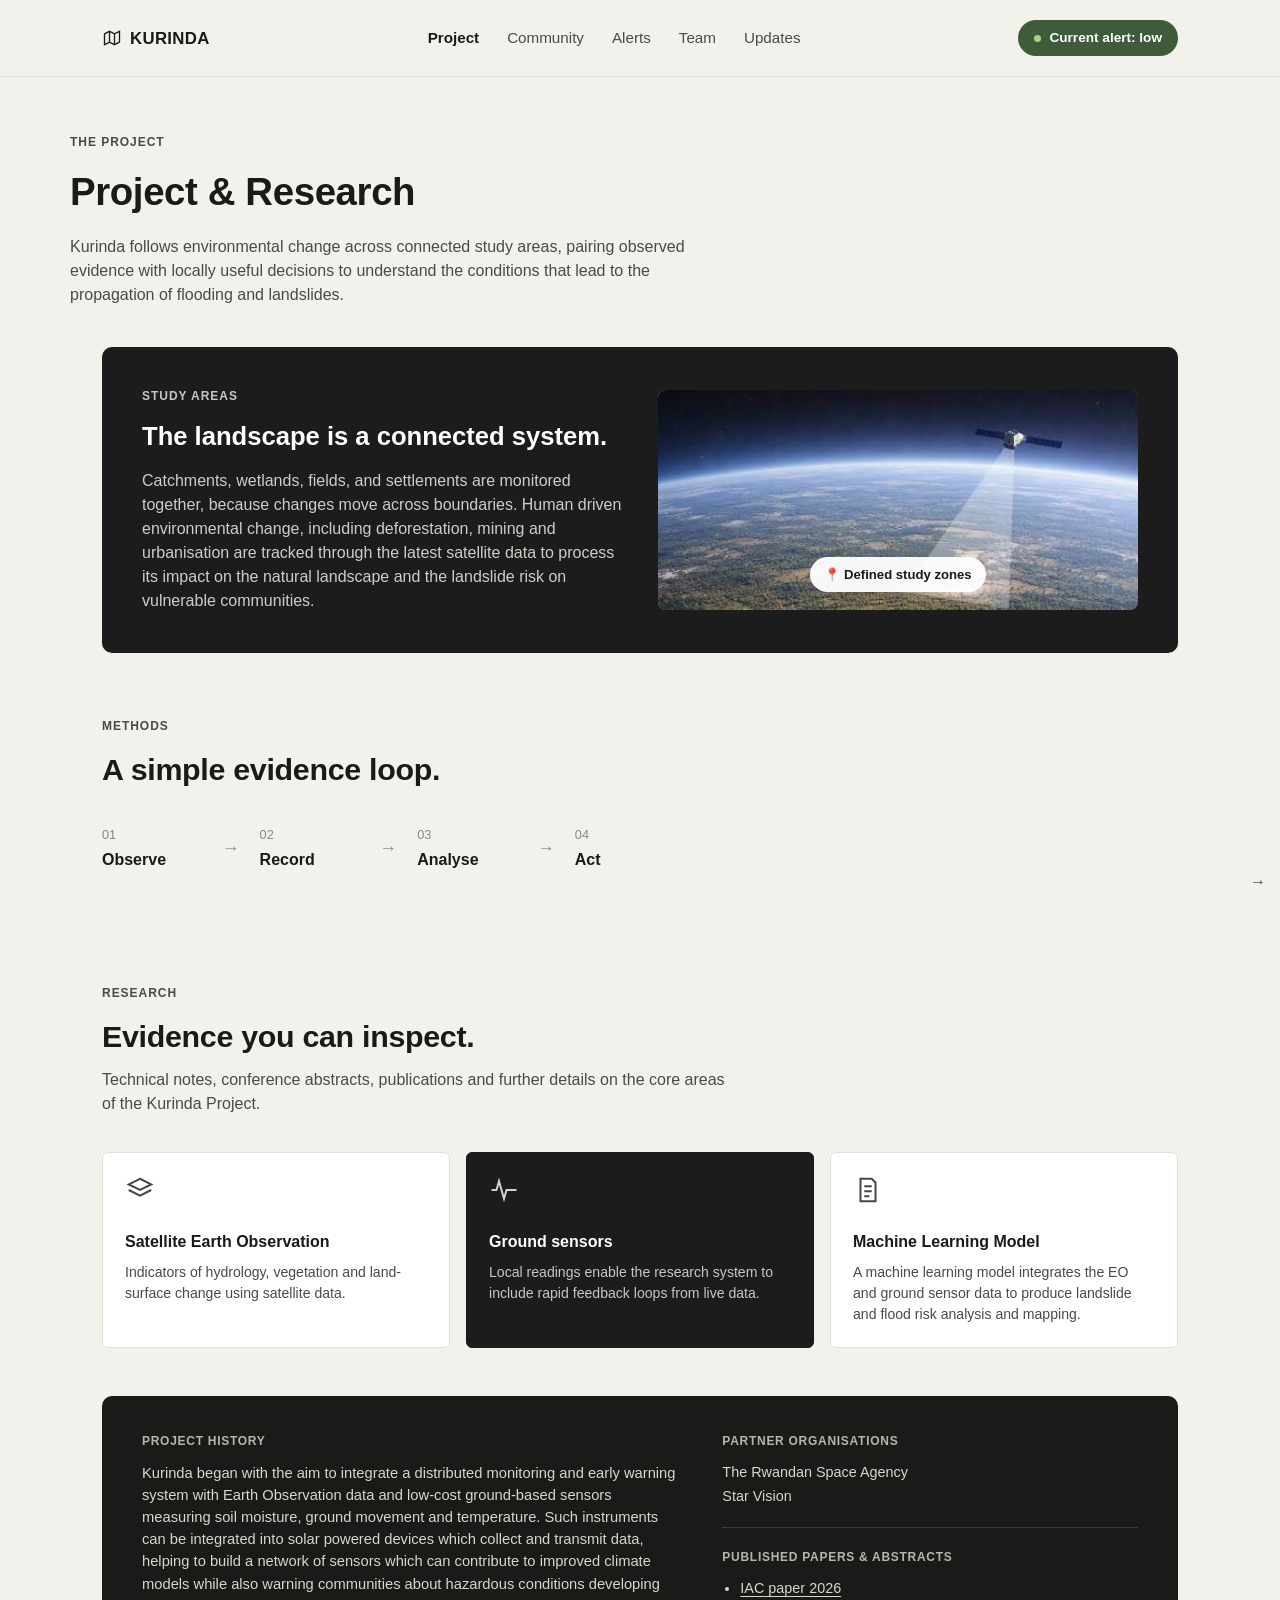
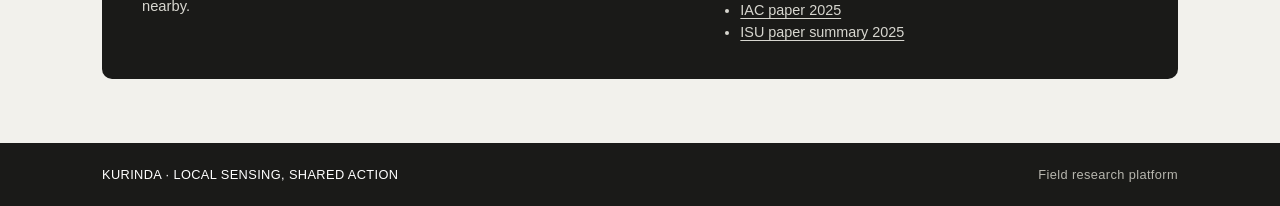
<file: project (1).html>
<!doctype html>
<html lang="en">
<head>
<meta charset="utf-8">
<meta name="viewport" content="width=device-width, initial-scale=1">
<title>Project & Research — Kurinda</title>
<meta name="description" content="Kurinda follows environmental change across connected study areas, pairing observed evidence with locally useful decisions.">
<link rel="stylesheet" href="style.css">

<style>
  /* Black backgrounds -> very dark grey */
  .panel-dark,
  .feat-card.dark,
  .site-footer {
    background: #1c1c1c;
  }

  /* Photo inside the "Study areas" panel */
  .panel-photo {
    position: relative;
    overflow: hidden;
  }
  .panel-photo img {
    position: absolute;
    inset: 0;
    width: 100%;
    height: 100%;
    object-fit: cover;
    object-position: top;
    display: block;
  }
  .panel-photo .pin-badge {
    position: relative;
    z-index: 1;
  }

  /* PDF links in "Published papers & abstracts" */
  .panel-split ul a {
    color: inherit;
    text-decoration: underline;
    text-underline-offset: 3px;
  }
  .panel-split ul a:hover,
  .panel-split ul a:focus-visible {
    text-decoration-thickness: 2px;
  }

  /* Clickable research cards */
  a.feat-card {
    display: block;
    color: inherit;
    text-decoration: none;
  }
  a.feat-card .tile-arrow {
    display: inline-block;
    transition: transform .15s ease;
  }
  a.feat-card:hover .tile-arrow,
  a.feat-card:focus-visible .tile-arrow {
    transform: translateX(4px);
  }
</style>
</head>
<body>

<header class="site-header">
  <div class="header-inner">
    <a href="index.html" class="logo">
      <svg width="20" height="20" viewBox="0 0 24 24" fill="none" stroke="currentColor" stroke-width="1.6"><path d="M3 7l6-3 6 3 6-3v13l-6 3-6-3-6 3V7z"/><path d="M9 4v13"/><path d="M15 7v13"/></svg>
      KURINDA
    </a>
    <button class="nav-toggle" aria-label="Toggle menu"><span></span><span></span><span></span></button>
    <nav class="main-nav">
      <a href="project.html" class="active">Project</a>
      <a href="community.html">Community</a>
      <a href="alerts.html">Alerts</a>
      <a href="team.html">Team</a>
      <a href="updates.html">Updates</a>
    </nav>
    <span class="alert-pill"><span class="dot"></span> Current alert: low</span>
  </div>
</header>

<div class="wrap page-head">
  <div class="eyebrow">The project</div>
  <h1>Project &amp; Research</h1>
  <p>Kurinda follows environmental change across connected study areas, pairing observed evidence with locally useful decisions to understand the conditions that lead to the propagation of flooding and landslides.</p>
</div>

<div class="wrap">
  <div class="panel-dark">
    <div>
      <div class="eyebrow on-dark">Study areas</div>
      <h3>The landscape is a connected system.</h3>
      <p>Catchments, wetlands, fields, and settlements are monitored together, because changes move across boundaries. Human driven environmental change, including deforestation, mining and urbanisation are tracked through the latest satellite data to process its impact on the natural landscape and the landslide risk on vulnerable communities.</p>
    </div>
    <div class="panel-photo">
            <img src="study-areas.png" alt="A satellite in orbit scanning forested land below, with the curve of the Earth and the atmosphere visible behind it" loading="lazy">
      <span class="pin-badge">📍 Defined study zones</span>
    </div>
  </div>
</div>

<section>
  <div class="wrap">
    <div class="eyebrow">Methods</div>
    <h2 class="section-title">A simple evidence loop.</h2>
    <div class="loop-row" style="margin-top:32px;">
      <div class="step"><div class="num">01</div><div class="label">Observe</div></div>
      <span class="arrow">→</span>
      <div class="step"><div class="num">02</div><div class="label">Record</div></div>
      <span class="arrow">→</span>
      <div class="step"><div class="num">03</div><div class="label">Analyse</div></div>
      <span class="arrow">→</span>
      <div class="step"><div class="num">04</div><div class="label">Act</div></div>
    </div>
  </div>
</section>

<section class="tight">
  <div class="wrap">
    <div class="eyebrow">Research</div>
    <h2 class="section-title">Evidence you can inspect.</h2>
    <p class="section-lead">Technical notes, conference abstracts, publications and further details on the core areas of the Kurinda Project.</p>
    <div class="grid-3">
      <a class="feat-card" href="satellite-earth-observation.html">
        <svg class="icon" viewBox="0 0 24 24" fill="none" stroke="currentColor" stroke-width="1.6"><path d="M12 3l9 4.5-9 4.5-9-4.5L12 3z"/><path d="M3 12l9 4.5 9-4.5"/></svg>
        <h3>Satellite Earth Observation</h3>
        <p>Indicators of hydrology, vegetation and land-surface change using satellite data.</p>
        <span class="tile-arrow">→</span>
      </a>
      <a class="feat-card dark" href="ground-sensors.html">
        <svg class="icon" viewBox="0 0 24 24" fill="none" stroke="currentColor" stroke-width="1.6"><path d="M2 12h4l2-7 4 14 2-7h8"/></svg>
        <h3>Ground sensors</h3>
        <p>Local readings enable the research system to include rapid feedback loops from live data.</p>
        <span class="tile-arrow">→</span>
      </a>
      <a class="feat-card" href="machine-learning-model.html">
        <svg class="icon" viewBox="0 0 24 24" fill="none" stroke="currentColor" stroke-width="1.6"><path d="M6 3h9l3 3v15H6z"/><path d="M9 9h6M9 13h6M9 17h4"/></svg>
        <h3>Machine Learning Model</h3>
        <p>A machine learning model integrates the EO and ground sensor data to produce landslide and flood risk analysis and mapping.</p>
        <span class="tile-arrow">→</span>
      </a>
    </div>
  </div>
</section>

<div class="wrap" style="padding-bottom:64px;">
  <div class="panel-split">
    <div class="col">
      <h4>Project history</h4>
      <p>Kurinda began with the aim to integrate a distributed monitoring and early warning system with Earth Observation data and low-cost ground-based sensors measuring soil moisture, ground movement and temperature. Such instruments can be integrated into solar powered devices which collect and transmit data, helping to build a network of sensors which can contribute to improved climate models while also warning communities about hazardous conditions developing nearby.</p>
    </div>
    <div>
      <div class="col">
        <h4>Partner organisations</h4>
        <div class="links">
          <span>The Rwandan Space Agency</span>
          <span>Star Vision</span>
        </div>
      </div>
      <div class="col">
        <h4>Published papers &amp; abstracts</h4>
        <ul>
          <li><a href="IAC-paper-2026.pdf" target="_blank" rel="noopener">IAC paper 2026</a></li>
          <li><a href="IAC-paper-2025.pdf" target="_blank" rel="noopener">IAC paper 2025</a></li>
          <li><a href="ISU-paper-summary-2025.pdf" target="_blank" rel="noopener">ISU paper summary 2025</a></li>
        </ul>
      </div>
    </div>
  </div>
</div>

<footer class="site-footer">
  <div class="footer-inner">
    <span>KURINDA · LOCAL SENSING, SHARED ACTION</span>
    <span class="muted">Field research platform</span>
  </div>
</footer>

<script src="script.js"></script>
</body>
</html>
</file>
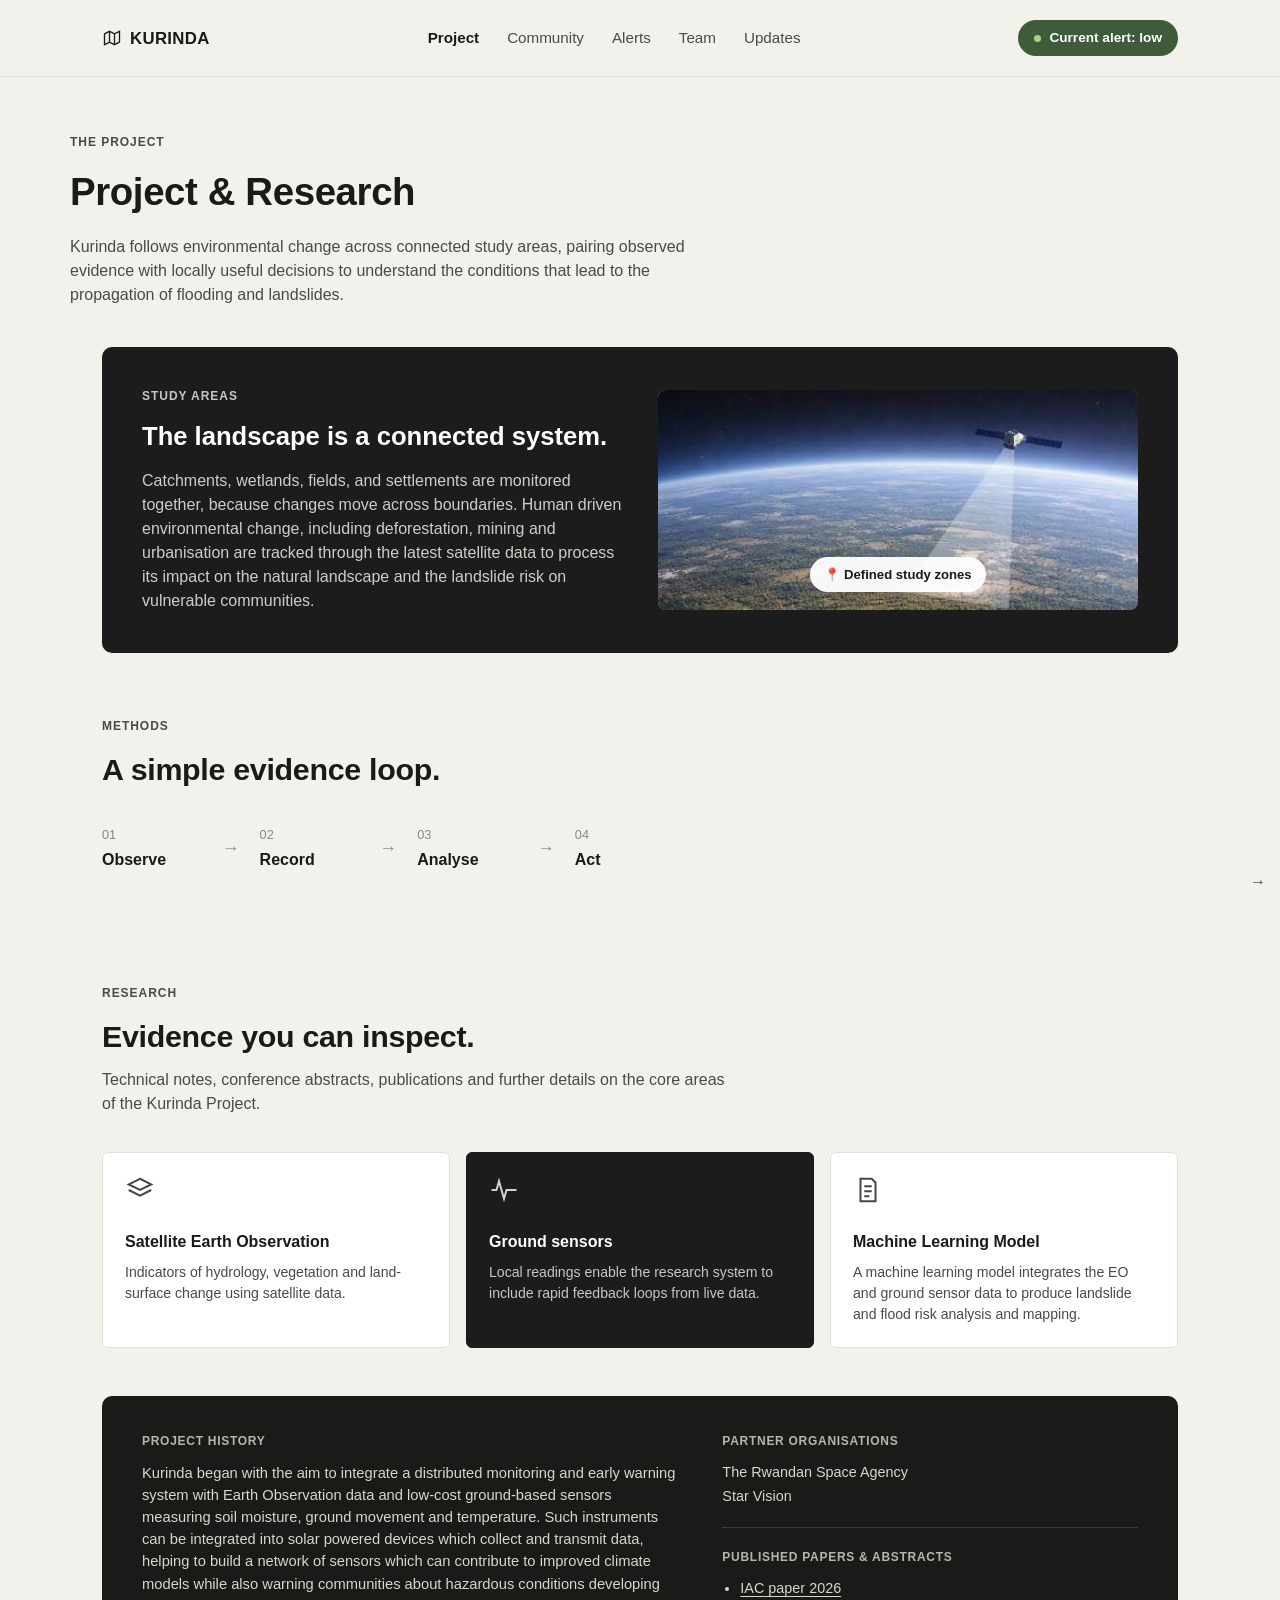
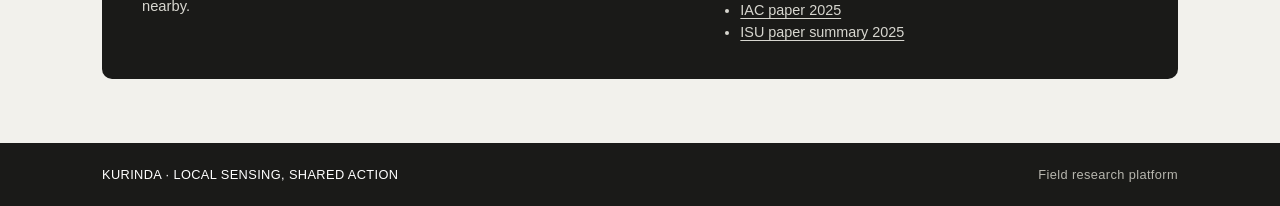
<file: project(old).html>
<!doctype html>
<html lang="en">
<head>
<meta charset="utf-8">
<meta name="viewport" content="width=device-width, initial-scale=1">
<title>Project & Research — Kurinda</title>
<meta name="description" content="Kurinda follows environmental change across connected study areas, pairing observed evidence with locally useful decisions.">
<link rel="stylesheet" href="style.css">

<style>
  /* Black backgrounds -> very dark grey */
  .panel-dark,
  .feat-card.dark,
  .site-footer {
    background: #1c1c1c;
  }

  /* Photo inside the "Study areas" panel */
  .panel-photo {
    position: relative;
    overflow: hidden;
  }
  .panel-photo img {
    position: absolute;
    inset: 0;
    width: 100%;
    height: 100%;
    object-fit: cover;
    object-position: top;
    display: block;
  }
  .panel-photo .pin-badge {
    position: relative;
    z-index: 1;
  }

  /* PDF links in "Published papers & abstracts" */
  .panel-split ul a {
    color: inherit;
    text-decoration: underline;
    text-underline-offset: 3px;
  }
  .panel-split ul a:hover,
  .panel-split ul a:focus-visible {
    text-decoration-thickness: 2px;
  }
</style>
</head>
<body>

<header class="site-header">
  <div class="header-inner">
    <a href="index.html" class="logo">
      <svg width="20" height="20" viewBox="0 0 24 24" fill="none" stroke="currentColor" stroke-width="1.6"><path d="M3 7l6-3 6 3 6-3v13l-6 3-6-3-6 3V7z"/><path d="M9 4v13"/><path d="M15 7v13"/></svg>
      KURINDA
    </a>
    <button class="nav-toggle" aria-label="Toggle menu"><span></span><span></span><span></span></button>
    <nav class="main-nav">
      <a href="project.html" class="active">Project</a>
      <a href="community.html">Community</a>
      <a href="alerts.html">Alerts</a>
      <a href="team.html">Team</a>
      <a href="updates.html">Updates</a>
    </nav>
    <span class="alert-pill"><span class="dot"></span> Current alert: low</span>
  </div>
</header>

<div class="wrap page-head">
  <div class="eyebrow">The project</div>
  <h1>Project &amp; Research</h1>
  <p>Kurinda follows environmental change across connected study areas, pairing observed evidence with locally useful decisions to understand the conditions that lead to the propagation of flooding and landslides.</p>
</div>

<div class="wrap">
  <div class="panel-dark">
    <div>
      <div class="eyebrow on-dark">Study areas</div>
      <h3>The landscape is a connected system.</h3>
      <p>Catchments, wetlands, fields, and settlements are monitored together, because changes move across boundaries. Human driven environmental change, including deforestation, mining and urbanisation are tracked through the latest satellite data to process its impact on the natural landscape and the landslide risk on vulnerable communities.</p>
    </div>
    <div class="panel-photo">
            <img src="study-areas.png" alt="A satellite in orbit scanning forested land below, with the curve of the Earth and the atmosphere visible behind it" loading="lazy">
      <span class="pin-badge">📍 Defined study zones</span>
    </div>
  </div>
</div>

<section>
  <div class="wrap">
    <div class="eyebrow">Methods</div>
    <h2 class="section-title">A simple evidence loop.</h2>
    <div class="loop-row" style="margin-top:32px;">
      <div class="step"><div class="num">01</div><div class="label">Observe</div></div>
      <span class="arrow">→</span>
      <div class="step"><div class="num">02</div><div class="label">Record</div></div>
      <span class="arrow">→</span>
      <div class="step"><div class="num">03</div><div class="label">Analyse</div></div>
      <span class="arrow">→</span>
      <div class="step"><div class="num">04</div><div class="label">Act</div></div>
    </div>
  </div>
</section>

<section class="tight">
  <div class="wrap">
    <div class="eyebrow">Research</div>
    <h2 class="section-title">Evidence you can inspect.</h2>
    <p class="section-lead">Technical notes, conference abstracts, publications and further details on the core areas of the Kurinda Project.</p>
    <div class="grid-3">
      <div class="feat-card">
        <svg class="icon" viewBox="0 0 24 24" fill="none" stroke="currentColor" stroke-width="1.6"><path d="M12 3l9 4.5-9 4.5-9-4.5L12 3z"/><path d="M3 12l9 4.5 9-4.5"/></svg>
        <h3>Satellite Earth Observation</h3>
        <p>Indicators of hydrology, vegetation and land-surface change using satellite data.</p>
        <span class="tile-arrow">→</span>
      </div>
      <div class="feat-card dark">
        <svg class="icon" viewBox="0 0 24 24" fill="none" stroke="currentColor" stroke-width="1.6"><path d="M2 12h4l2-7 4 14 2-7h8"/></svg>
        <h3>Ground sensors</h3>
        <p>Local readings enable the research system to include rapid feedback loops from live data.</p>
        <span class="tile-arrow">→</span>
      </div>
      <div class="feat-card">
        <svg class="icon" viewBox="0 0 24 24" fill="none" stroke="currentColor" stroke-width="1.6"><path d="M6 3h9l3 3v15H6z"/><path d="M9 9h6M9 13h6M9 17h4"/></svg>
        <h3>Machine Learning Model</h3>
        <p>A machine learning model integrates the EO and ground sensor data to produce landslide and flood risk analysis and mapping.</p>
        <span class="tile-arrow">→</span>
      </div>
    </div>
  </div>
</section>

<div class="wrap" style="padding-bottom:64px;">
  <div class="panel-split">
    <div class="col">
      <h4>Project history</h4>
      <p>Kurinda began with the aim to integrate a distributed monitoring and early warning system with Earth Observation data and low-cost ground-based sensors measuring soil moisture, ground movement and temperature. Such instruments can be integrated into solar powered devices which collect and transmit data, helping to build a network of sensors which can contribute to improved climate models while also warning communities about hazardous conditions developing nearby.</p>
    </div>
    <div>
      <div class="col">
        <h4>Partner organisations</h4>
        <div class="links">
          <span>The Rwandan Space Agency</span>
          <span>Star Vision</span>
        </div>
      </div>
      <div class="col">
        <h4>Published papers &amp; abstracts</h4>
        <ul>
          <li><a href="IAC-paper-2026.pdf" target="_blank" rel="noopener">IAC paper 2026</a></li>
          <li><a href="IAC-paper-2025.pdf" target="_blank" rel="noopener">IAC paper 2025</a></li>
          <li><a href="ISU-paper-summary-2025.pdf" target="_blank" rel="noopener">ISU paper summary 2025</a></li>
        </ul>
      </div>
    </div>
  </div>
</div>

<footer class="site-footer">
  <div class="footer-inner">
    <span>KURINDA · LOCAL SENSING, SHARED ACTION</span>
    <span class="muted">Field research platform</span>
  </div>
</footer>

<script src="script.js"></script>
</body>
</html>
</file>
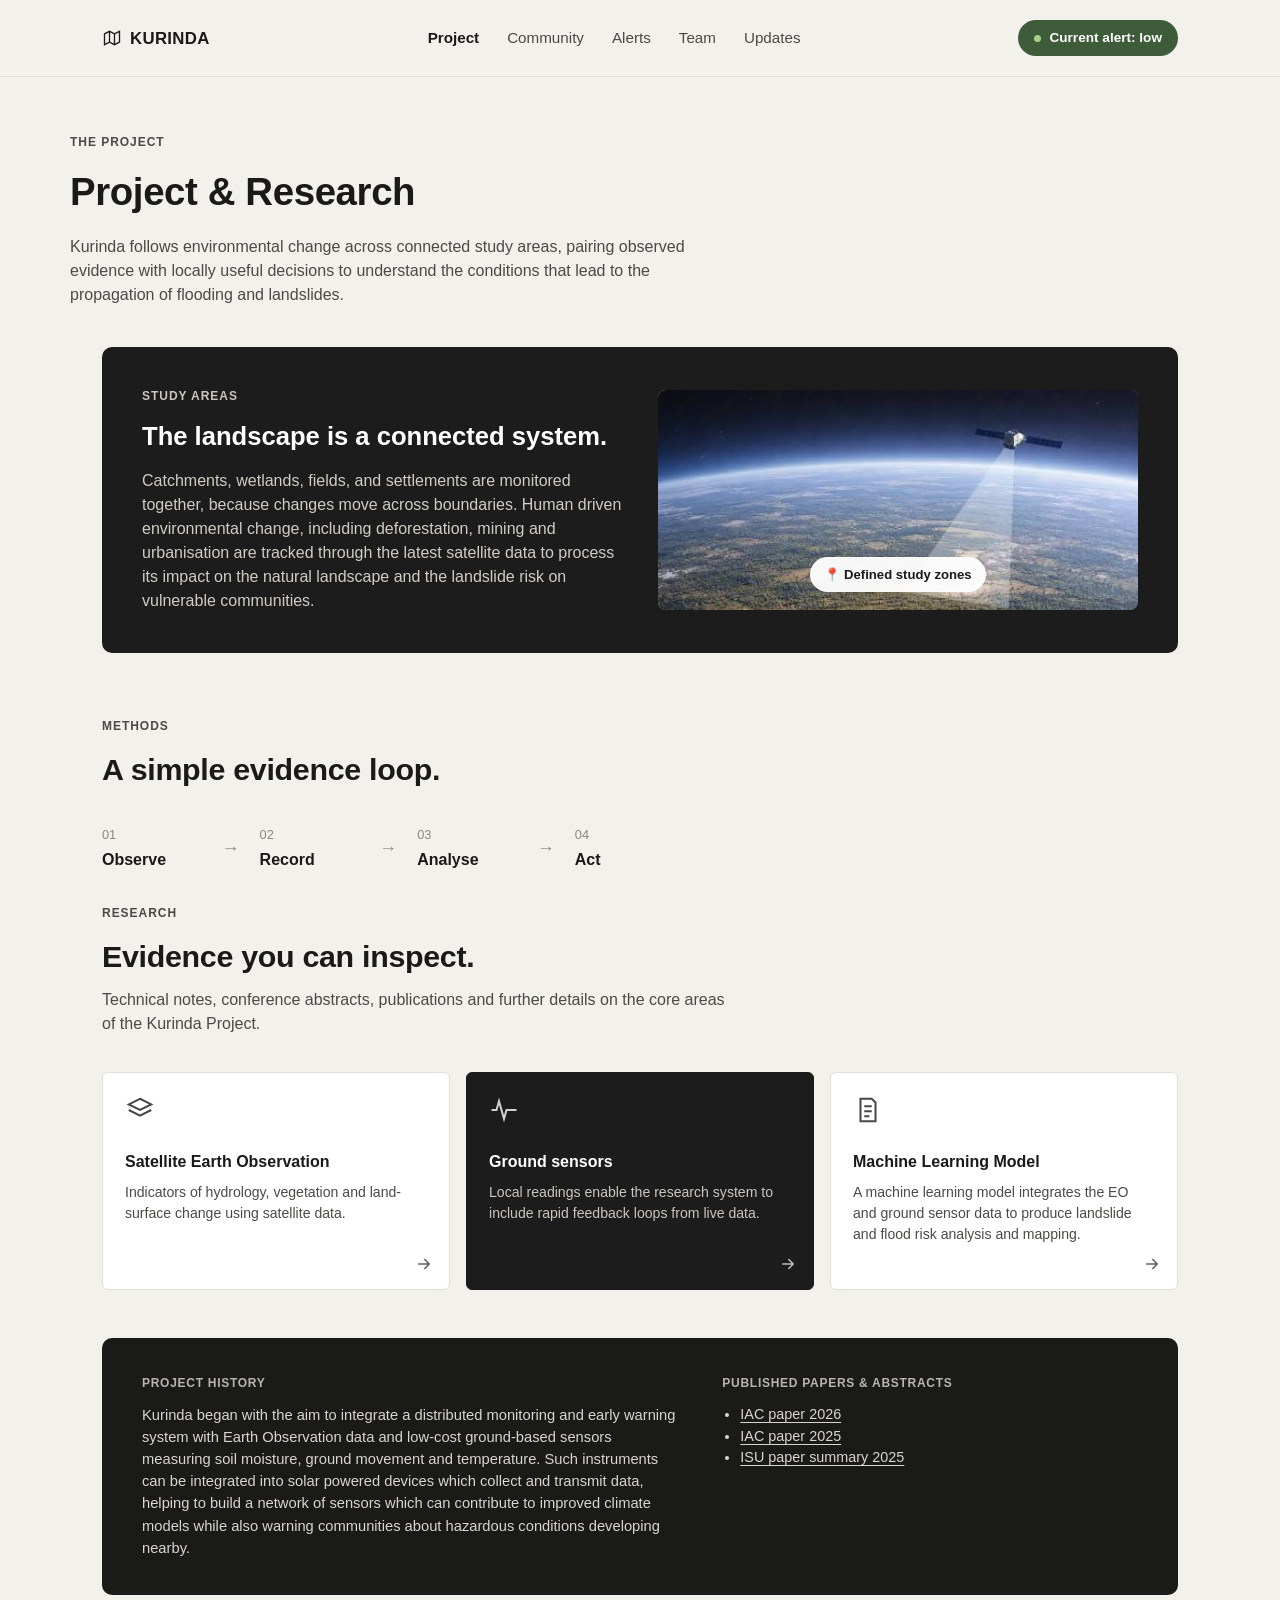
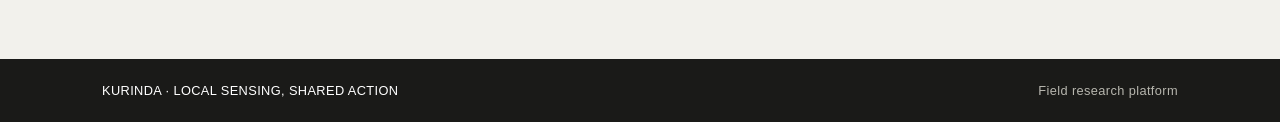
<file: project.html>
<!doctype html>
<html lang="en">
<head>
<meta charset="utf-8">
<meta name="viewport" content="width=device-width, initial-scale=1">
<title>Project & Research — Kurinda</title>
<meta name="description" content="Kurinda follows environmental change across connected study areas, pairing observed evidence with locally useful decisions.">
<link rel="stylesheet" href="style.css">

<style>
  /* Black backgrounds -> very dark grey */
  .panel-dark,
  .feat-card.dark,
  .site-footer {
    background: #1c1c1c;
  }

  /* Photo inside the "Study areas" panel */
  .panel-photo {
    position: relative;
    overflow: hidden;
  }
  .panel-photo img {
    position: absolute;
    inset: 0;
    width: 100%;
    height: 100%;
    object-fit: cover;
    object-position: top;
    display: block;
  }
  .panel-photo .pin-badge {
    position: relative;
    z-index: 1;
  }

  /* PDF links in "Published papers & abstracts" */
  .panel-split ul a {
    color: inherit;
    text-decoration: underline;
    text-underline-offset: 3px;
  }
  .panel-split ul a:hover,
  .panel-split ul a:focus-visible {
    text-decoration-thickness: 2px;
  }

  /* Clickable research cards: small arrow inside the box, bottom-right
     (same look as the community page tiles; uses .tile-arrow from style.css) */
  a.feat-card {
    display: block;
    position: relative;
    padding-bottom: 44px;
    color: inherit;
    text-decoration: none;
  }
  a.feat-card .tile-arrow {
    position: absolute;
    bottom: 16px;
    right: 16px;
    width: 18px;
    height: 18px;
    fill: none;
    stroke: currentColor;
    stroke-width: 2;
    stroke-linecap: round;
    stroke-linejoin: round;
    opacity: 0.7;
    transition: transform .15s ease, opacity .15s ease;
  }
  a.feat-card:hover .tile-arrow,
  a.feat-card:focus-visible .tile-arrow {
    opacity: 1;
    transform: translateX(3px);
  }

  /* ===== Spacing, line and alignment fixes ===== */

  /* 1. Smaller gap between the Methods loop and the Research header */
  .methods-section { padding-bottom: 0 !important; }
  .methods-section + section.tight { padding-top: 32px !important; }

  /* 2. Remove the light grey line in the grey box */
  .panel-split,
  .panel-split .col,
  .panel-split .col h4 {
    border: 0 !important;
    box-shadow: none !important;
  }
  .panel-split .col::before,
  .panel-split .col::after,
  .panel-split::before,
  .panel-split::after,
  .panel-split .col h4::before,
  .panel-split .col h4::after {
    display: none !important;
    content: none !important;
  }

  /* 3. Align the two mini titles (Project history / Published papers & abstracts) */
  .panel-split { align-items: flex-start !important; }
  .panel-split .col { padding-top: 0 !important; margin-top: 0 !important; }
  .panel-split .col h4 { margin: 0 0 12px !important; padding: 0 !important; }
  .panel-split .col > p,
  .panel-split .col > ul { margin-top: 0 !important; }
</style>
</head>
<body>

<header class="site-header">
  <div class="header-inner">
    <a href="index.html" class="logo">
      <svg width="20" height="20" viewBox="0 0 24 24" fill="none" stroke="currentColor" stroke-width="1.6"><path d="M3 7l6-3 6 3 6-3v13l-6 3-6-3-6 3V7z"/><path d="M9 4v13"/><path d="M15 7v13"/></svg>
      KURINDA
    </a>
    <button class="nav-toggle" aria-label="Toggle menu"><span></span><span></span><span></span></button>
    <nav class="main-nav">
      <a href="project.html" class="active">Project</a>
      <a href="community.html">Community</a>
      <a href="alerts.html">Alerts</a>
      <a href="team.html">Team</a>
      <a href="updates.html">Updates</a>
    </nav>
    <span class="alert-pill"><span class="dot"></span> Current alert: low</span>
  </div>
</header>

<div class="wrap page-head">
  <div class="eyebrow">The project</div>
  <h1>Project &amp; Research</h1>
  <p>Kurinda follows environmental change across connected study areas, pairing observed evidence with locally useful decisions to understand the conditions that lead to the propagation of flooding and landslides.</p>
</div>

<div class="wrap">
  <div class="panel-dark">
    <div>
      <div class="eyebrow on-dark">Study areas</div>
      <h3>The landscape is a connected system.</h3>
      <p>Catchments, wetlands, fields, and settlements are monitored together, because changes move across boundaries. Human driven environmental change, including deforestation, mining and urbanisation are tracked through the latest satellite data to process its impact on the natural landscape and the landslide risk on vulnerable communities.</p>
    </div>
    <div class="panel-photo">
            <img src="study-areas.png" alt="A satellite in orbit scanning forested land below, with the curve of the Earth and the atmosphere visible behind it" loading="lazy">
      <span class="pin-badge">📍 Defined study zones</span>
    </div>
  </div>
</div>

<section class="methods-section">
  <div class="wrap">
    <div class="eyebrow">Methods</div>
    <h2 class="section-title">A simple evidence loop.</h2>
    <div class="loop-row" style="margin-top:32px;">
      <div class="step"><div class="num">01</div><div class="label">Observe</div></div>
      <span class="arrow">→</span>
      <div class="step"><div class="num">02</div><div class="label">Record</div></div>
      <span class="arrow">→</span>
      <div class="step"><div class="num">03</div><div class="label">Analyse</div></div>
      <span class="arrow">→</span>
      <div class="step"><div class="num">04</div><div class="label">Act</div></div>
    </div>
  </div>
</section>

<section class="tight">
  <div class="wrap">
    <div class="eyebrow">Research</div>
    <h2 class="section-title">Evidence you can inspect.</h2>
    <p class="section-lead">Technical notes, conference abstracts, publications and further details on the core areas of the Kurinda Project.</p>
    <div class="grid-3">
      <a class="feat-card" href="satellite-earth-observation.html">
        <svg class="icon" viewBox="0 0 24 24" fill="none" stroke="currentColor" stroke-width="1.6"><path d="M12 3l9 4.5-9 4.5-9-4.5L12 3z"/><path d="M3 12l9 4.5 9-4.5"/></svg>
        <h3>Satellite Earth Observation</h3>
        <p>Indicators of hydrology, vegetation and land-surface change using satellite data.</p>
        <svg class="tile-arrow" viewBox="0 0 24 24" aria-hidden="true"><path d="M5 12h14M13 6l6 6-6 6"/></svg>
      </a>
      <a class="feat-card dark" href="ground-sensors.html">
        <svg class="icon" viewBox="0 0 24 24" fill="none" stroke="currentColor" stroke-width="1.6"><path d="M2 12h4l2-7 4 14 2-7h8"/></svg>
        <h3>Ground sensors</h3>
        <p>Local readings enable the research system to include rapid feedback loops from live data.</p>
        <svg class="tile-arrow" viewBox="0 0 24 24" aria-hidden="true"><path d="M5 12h14M13 6l6 6-6 6"/></svg>
      </a>
      <a class="feat-card" href="machine-learning-model.html">
        <svg class="icon" viewBox="0 0 24 24" fill="none" stroke="currentColor" stroke-width="1.6"><path d="M6 3h9l3 3v15H6z"/><path d="M9 9h6M9 13h6M9 17h4"/></svg>
        <h3>Machine Learning Model</h3>
        <p>A machine learning model integrates the EO and ground sensor data to produce landslide and flood risk analysis and mapping.</p>
        <svg class="tile-arrow" viewBox="0 0 24 24" aria-hidden="true"><path d="M5 12h14M13 6l6 6-6 6"/></svg>
      </a>
    </div>
  </div>
</section>

<div class="wrap" style="padding-bottom:64px;">
  <div class="panel-split">
    <div class="col">
      <h4>Project history</h4>
      <p>Kurinda began with the aim to integrate a distributed monitoring and early warning system with Earth Observation data and low-cost ground-based sensors measuring soil moisture, ground movement and temperature. Such instruments can be integrated into solar powered devices which collect and transmit data, helping to build a network of sensors which can contribute to improved climate models while also warning communities about hazardous conditions developing nearby.</p>
    </div>
    <div class="col">
      <h4>Published papers &amp; abstracts</h4>
      <ul>
        <li><a href="IAC-paper-2026.pdf" target="_blank" rel="noopener">IAC paper 2026</a></li>
        <li><a href="IAC-paper-2025.pdf" target="_blank" rel="noopener">IAC paper 2025</a></li>
        <li><a href="ISU-paper-summary-2025.pdf" target="_blank" rel="noopener">ISU paper summary 2025</a></li>
      </ul>
    </div>
  </div>
</div>

<footer class="site-footer">
  <div class="footer-inner">
    <span>KURINDA · LOCAL SENSING, SHARED ACTION</span>
    <span class="muted">Field research platform</span>
  </div>
</footer>

<script src="script.js"></script>
</body>
</html>
</file>
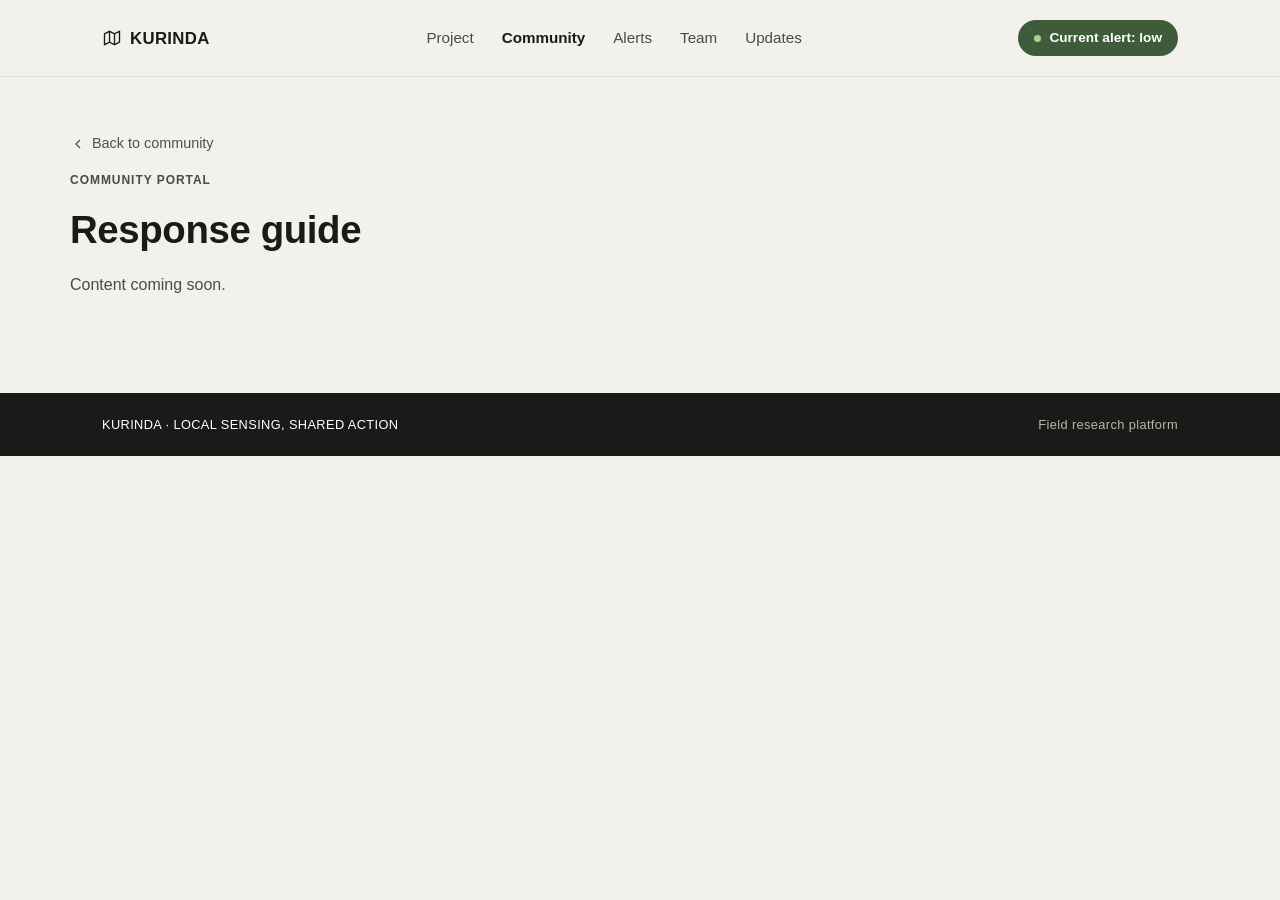
<file: response-guide.html>
<!doctype html>
<html lang="en">
<head>
<meta charset="utf-8">
<meta name="viewport" content="width=device-width, initial-scale=1">
<title>Response Guide — Kurinda</title>
<meta name="description" content="Response guide for communities affected by landslides and flooding.">
<link rel="stylesheet" href="style.css">
</head>
<body>

<header class="site-header">
  <div class="header-inner">
    <a href="index.html" class="logo">
      <svg width="20" height="20" viewBox="0 0 24 24" fill="none" stroke="currentColor" stroke-width="1.6"><path d="M3 7l6-3 6 3 6-3v13l-6 3-6-3-6 3V7z"/><path d="M9 4v13"/><path d="M15 7v13"/></svg>
      KURINDA
    </a>
    <button class="nav-toggle" aria-label="Toggle menu"><span></span><span></span><span></span></button>
    <nav class="main-nav">
      <a href="project.html">Project</a>
      <a href="community.html" class="active">Community</a>
      <a href="alerts.html">Alerts</a>
      <a href="team.html">Team</a>
      <a href="updates.html">Updates</a>
    </nav>
    <span class="alert-pill"><span class="dot"></span> Current alert: low</span>
  </div>
</header>

<div class="wrap page-head">
  <a href="community.html" class="back-link">
    <svg width="16" height="16" viewBox="0 0 24 24" fill="none" stroke="currentColor" stroke-width="2" aria-hidden="true"><path d="m15 18-6-6 6-6"/></svg>
    Back to community
  </a>
  <div class="eyebrow">Community portal</div>
  <h1>Response guide</h1>
  <p>Content coming soon.</p>
</div>

<div class="wrap" style="padding-bottom:56px;">

  <!-- Response guide content goes here -->

</div>

<footer class="site-footer">
  <div class="footer-inner">
    <span>KURINDA · LOCAL SENSING, SHARED ACTION</span>
    <span class="muted">Field research platform</span>
  </div>
</footer>

<script src="script.js"></script>
</body>
</html>
</file>
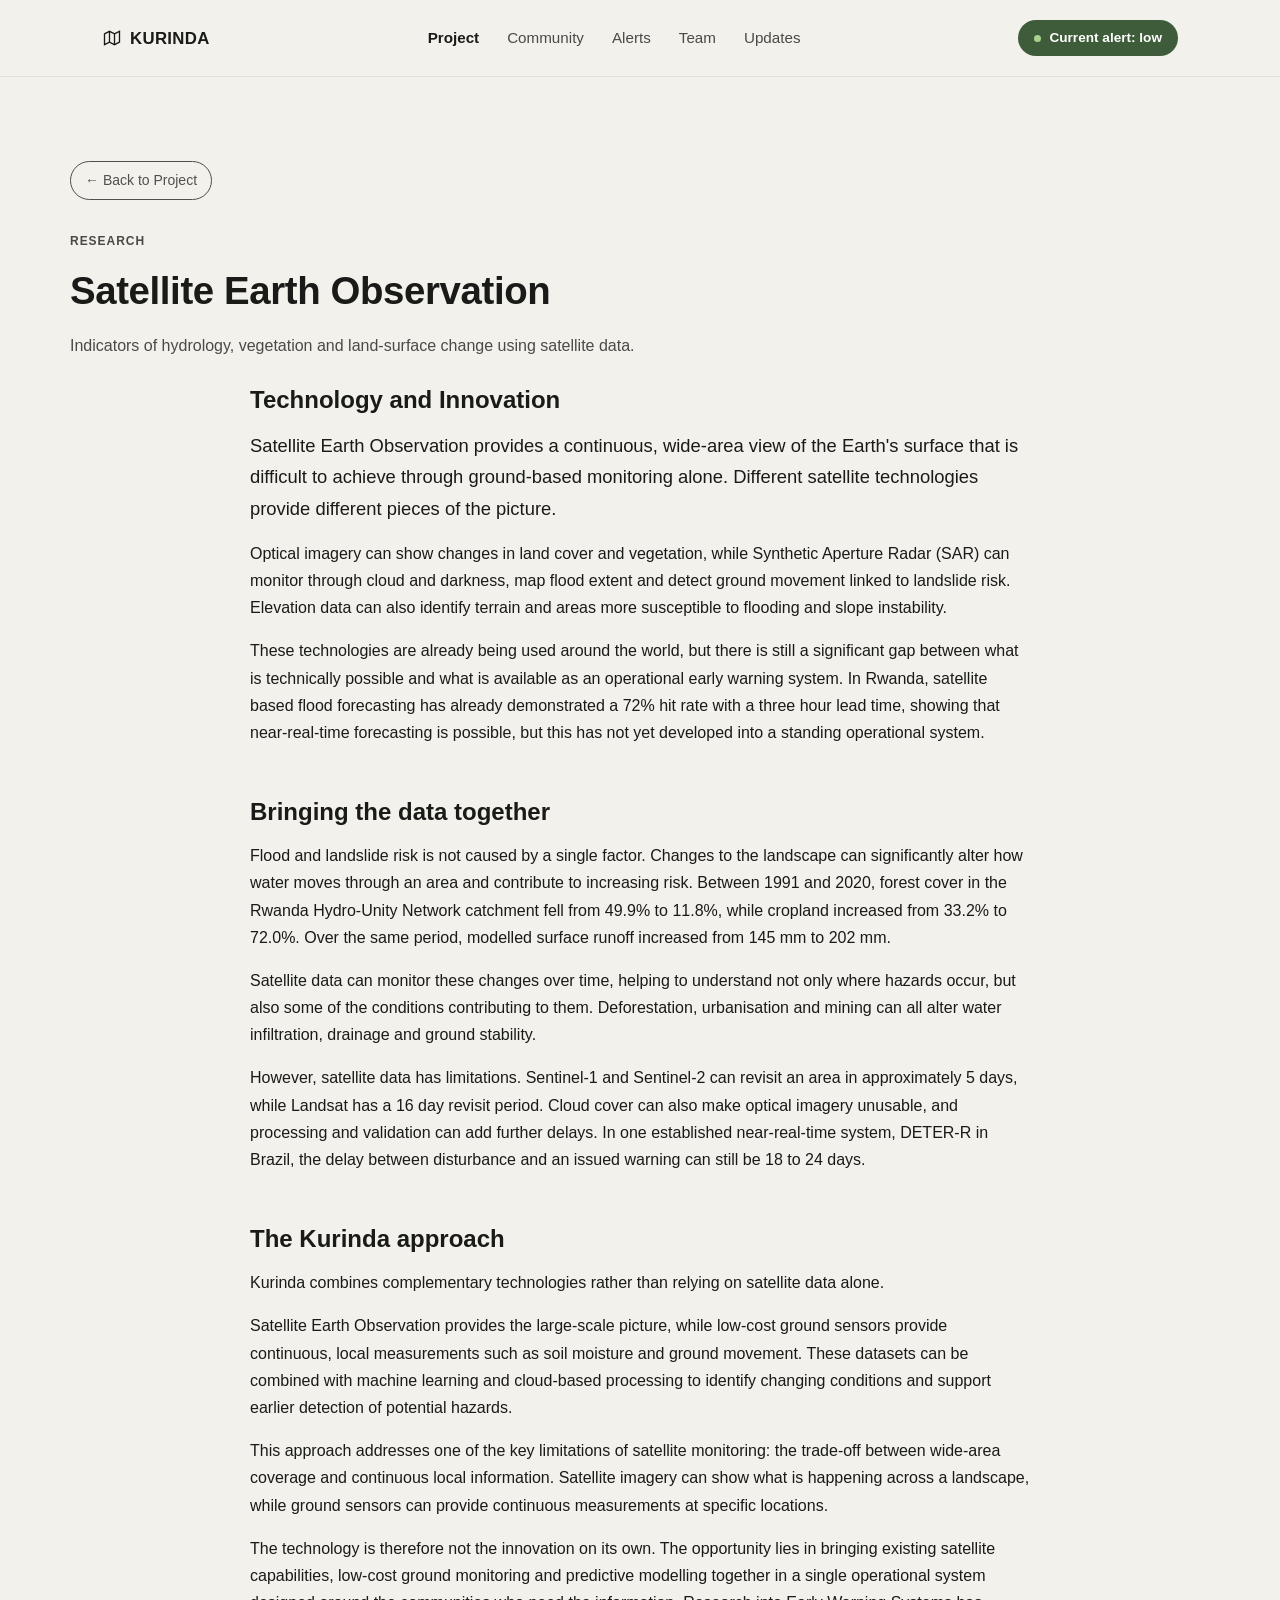
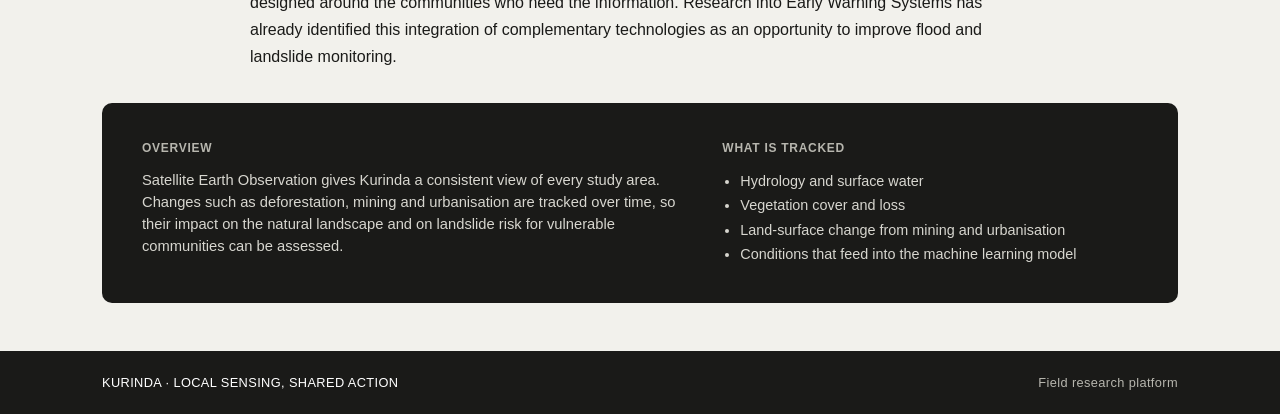
<file: satellite-earth-observation.html>
<!doctype html>
<html lang="en">
<head>
<meta charset="utf-8">
<meta name="viewport" content="width=device-width, initial-scale=1">
<title>Satellite Earth Observation — Kurinda</title>
<meta name="description" content="How Kurinda uses satellite data to track hydrology, vegetation and land-surface change.">
<link rel="stylesheet" href="style.css">
<style>
  .panel-dark, .feat-card.dark, .site-footer { background: #1c1c1c; }
  .back-link {
    display: inline-flex; align-items: center; gap: 8px;
    margin: 28px 0 0; padding: 8px 14px;
    border: 1px solid currentColor; border-radius: 999px;
    color: inherit; text-decoration: none; font-size: 14px;
    transition: transform .15s ease;
  }
  .back-link:hover, .back-link:focus-visible { transform: translateX(-3px); }
  .detail-list { margin: 16px 0 0; padding-left: 20px; line-height: 1.7; }

  /* Article content */
  .article { max-width: 780px; margin: 0 auto; }
  .article h2 { margin: 48px 0 12px; }
  .article p { line-height: 1.7; margin: 0 0 16px; }
  .article .lead { font-size: 1.15em; }

  /* ===== Spacing, line and alignment fixes ===== */

  /* 1. Smaller gap between the intro text and the first heading */
  .page-head { padding-bottom: 0 !important; margin-bottom: 0 !important; }
  .page-head p { margin-bottom: 0 !important; }
  .page-head + section { padding-top: 24px !important; }
  .article h2:first-child { margin-top: 0 !important; }

  /* 2. Smaller gap between the end of the text and the grey box */
  .article > :last-child { margin-bottom: 0 !important; }
  .page-head + section { padding-bottom: 0 !important; }
  section.tight { padding-top: 32px !important; margin-top: 0 !important; }

  /* 3. Remove the light grey line in the grey box */
  .panel-split,
  .panel-split .col,
  .panel-split .col h4 {
    border: 0 !important;
    box-shadow: none !important;
  }
  .panel-split .col::before,
  .panel-split .col::after,
  .panel-split::before,
  .panel-split::after,
  .panel-split .col h4::before,
  .panel-split .col h4::after {
    display: none !important;
    content: none !important;
  }

  /* 4. Align the two mini titles (Overview / What is tracked) */
  .panel-split { align-items: flex-start !important; }
  .panel-split .col { padding-top: 0 !important; margin-top: 0 !important; }
  .panel-split .col h4 { margin: 0 0 12px !important; padding: 0 !important; }
  .panel-split .col > p,
  .panel-split .col > .detail-list { margin-top: 0 !important; }
</style>
</head>
<body>

<header class="site-header">
  <div class="header-inner">
    <a href="index.html" class="logo">
      <svg width="20" height="20" viewBox="0 0 24 24" fill="none" stroke="currentColor" stroke-width="1.6"><path d="M3 7l6-3 6 3 6-3v13l-6 3-6-3-6 3V7z"/><path d="M9 4v13"/><path d="M15 7v13"/></svg>
      KURINDA
    </a>
    <button class="nav-toggle" aria-label="Toggle menu"><span></span><span></span><span></span></button>
    <nav class="main-nav">
      <a href="project.html" class="active">Project</a>
      <a href="community.html">Community</a>
      <a href="alerts.html">Alerts</a>
      <a href="team.html">Team</a>
      <a href="updates.html">Updates</a>
    </nav>
    <span class="alert-pill"><span class="dot"></span> Current alert: low</span>
  </div>
</header>

<div class="wrap page-head">
  <a href="project.html" class="back-link">← Back to Project</a>
  <div class="eyebrow" style="margin-top:32px;">Research</div>
  <h1>Satellite Earth Observation</h1>
  <p>Indicators of hydrology, vegetation and land-surface change using satellite data.</p>
</div>

<section>
  <div class="wrap">
    <article class="article">

      <h2>Technology and Innovation</h2>
      <p class="lead">Satellite Earth Observation provides a continuous, wide-area view of the Earth's surface that is difficult to achieve through ground-based monitoring alone. Different satellite technologies provide different pieces of the picture.</p>
      <p>Optical imagery can show changes in land cover and vegetation, while Synthetic Aperture Radar (SAR) can monitor through cloud and darkness, map flood extent and detect ground movement linked to landslide risk. Elevation data can also identify terrain and areas more susceptible to flooding and slope instability.</p>
      <p>These technologies are already being used around the world, but there is still a significant gap between what is technically possible and what is available as an operational early warning system. In Rwanda, satellite based flood forecasting has already demonstrated a 72% hit rate with a three hour lead time, showing that near-real-time forecasting is possible, but this has not yet developed into a standing operational system.</p>

      <h2>Bringing the data together</h2>
      <p>Flood and landslide risk is not caused by a single factor. Changes to the landscape can significantly alter how water moves through an area and contribute to increasing risk. Between 1991 and 2020, forest cover in the Rwanda Hydro-Unity Network catchment fell from 49.9% to 11.8%, while cropland increased from 33.2% to 72.0%. Over the same period, modelled surface runoff increased from 145 mm to 202 mm.</p>
      <p>Satellite data can monitor these changes over time, helping to understand not only where hazards occur, but also some of the conditions contributing to them. Deforestation, urbanisation and mining can all alter water infiltration, drainage and ground stability.</p>
      <p>However, satellite data has limitations. Sentinel-1 and Sentinel-2 can revisit an area in approximately 5 days, while Landsat has a 16 day revisit period. Cloud cover can also make optical imagery unusable, and processing and validation can add further delays. In one established near-real-time system, DETER-R in Brazil, the delay between disturbance and an issued warning can still be 18 to 24 days.</p>

      <h2>The Kurinda approach</h2>
      <p>Kurinda combines complementary technologies rather than relying on satellite data alone.</p>
      <p>Satellite Earth Observation provides the large-scale picture, while low-cost ground sensors provide continuous, local measurements such as soil moisture and ground movement. These datasets can be combined with machine learning and cloud-based processing to identify changing conditions and support earlier detection of potential hazards.</p>
      <p>This approach addresses one of the key limitations of satellite monitoring: the trade-off between wide-area coverage and continuous local information. Satellite imagery can show what is happening across a landscape, while ground sensors can provide continuous measurements at specific locations.</p>
      <p>The technology is therefore not the innovation on its own. The opportunity lies in bringing existing satellite capabilities, low-cost ground monitoring and predictive modelling together in a single operational system designed around the communities who need the information. Research into Early Warning Systems has already identified this integration of complementary technologies as an opportunity to improve flood and landslide monitoring.</p>

    </article>
  </div>
</section>

<section class="tight">
  <div class="wrap">
    <div class="panel-split">
      <div class="col">
        <h4>Overview</h4>
        <p>Satellite Earth Observation gives Kurinda a consistent view of every study area. Changes such as deforestation, mining and urbanisation are tracked over time, so their impact on the natural landscape and on landslide risk for vulnerable communities can be assessed.</p>
      </div>
      <div class="col">
        <h4>What is tracked</h4>
        <ul class="detail-list">
          <li>Hydrology and surface water</li>
          <li>Vegetation cover and loss</li>
          <li>Land-surface change from mining and urbanisation</li>
          <li>Conditions that feed into the machine learning model</li>
        </ul>
      </div>
    </div>
  </div>
</section>

<footer class="site-footer">
  <div class="footer-inner">
    <span>KURINDA · LOCAL SENSING, SHARED ACTION</span>
    <span class="muted">Field research platform</span>
  </div>
</footer>

<script src="script.js"></script>
</body>
</html>
</file>
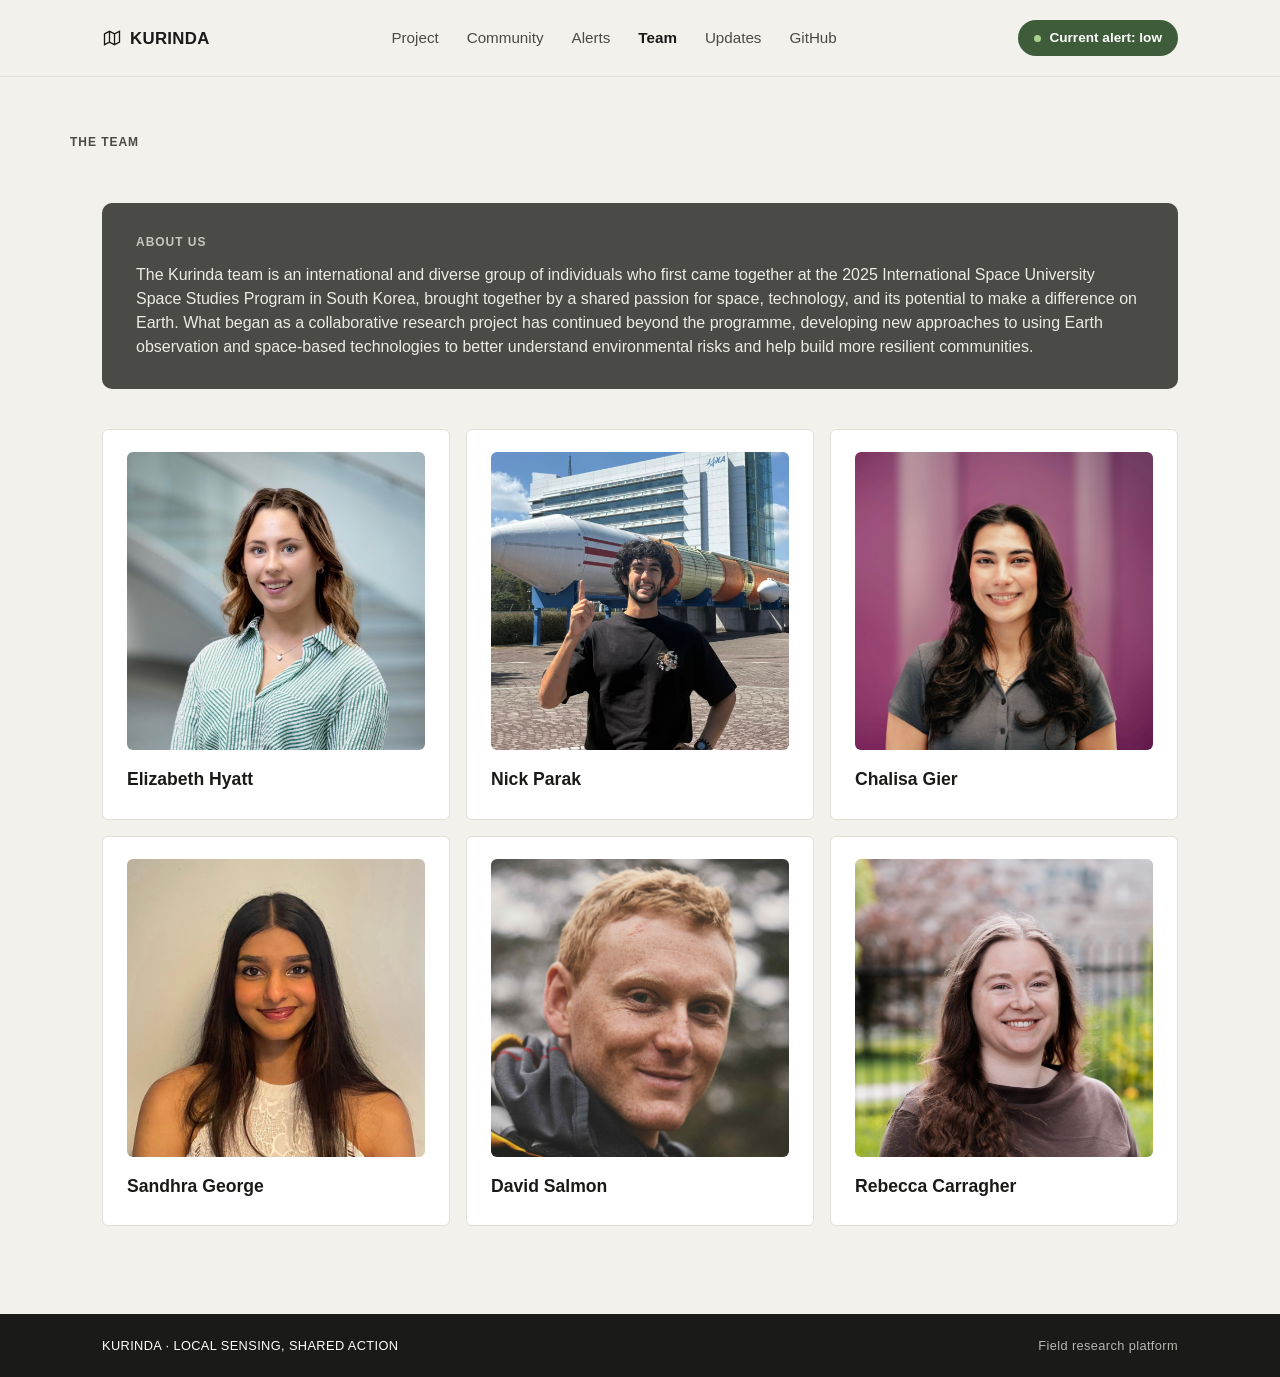
<file: team.html>
<!doctype html>
<html lang="en">
<head>
<meta charset="utf-8">
<meta name="viewport" content="width=device-width, initial-scale=1">
<title>Team — Kurinda</title>
<meta name="description" content="The people behind the Kurinda Project.">
<link rel="stylesheet" href="style.css">
</head>
<body>
<div id="menu-placeholder"></div>
<script src="menu.js"></script>

<div class="wrap page-head">
  <div class="eyebrow">The team</div>
</div>

<div class="wrap" style="padding-bottom:64px;">

  <div class="about-panel" style="margin-bottom:40px;">
    <div class="eyebrow on-dark">About us</div>
    <p>The Kurinda team is an international and diverse group of individuals who first came together at the 2025 International Space University Space Studies Program in South Korea, brought together by a shared passion for space, technology, and its potential to make a difference on Earth. What began as a collaborative research project has continued beyond the programme, developing new approaches to using Earth observation and space-based technologies to better understand environmental risks and help build more resilient communities.</p>
  </div>

  <div class="people-grid">

    <div class="person-card">
      <img class="person-photo" src="lizzy1.png" alt="Elizabeth Hyatt">
      <h3>Elizabeth Hyatt</h3>
    </div>

    <div class="person-card">
      <img class="person-photo" src="nick.png" alt="Nick Parak">
      <h3>Nick Parak</h3>
    </div>

    <div class="person-card">
      <img class="person-photo" src="chalisa.png" alt="Chalisa Gier">
      <h3>Chalisa Gier</h3>
    </div>

    <div class="person-card">
      <img class="person-photo" src="sandy.png" alt="Sandhra George">
      <h3>Sandhra George</h3>
    </div>

    <div class="person-card">
      <img class="person-photo" src="david.png" alt="David Salmon">
      <h3>David Salmon</h3>
    </div>

    <div class="person-card">
      <img class="person-photo" src="rebecca.png" alt="Rebecca Carragher">
      <h3>Rebecca Carragher</h3>
    </div>

  </div>
</div>

<footer class="site-footer">
  <div class="footer-inner">
    <span>KURINDA · LOCAL SENSING, SHARED ACTION</span>
    <span class="muted">Field research platform</span>
  </div>
</footer>

<script src="script.js"></script>
</body>
</html>
</file>
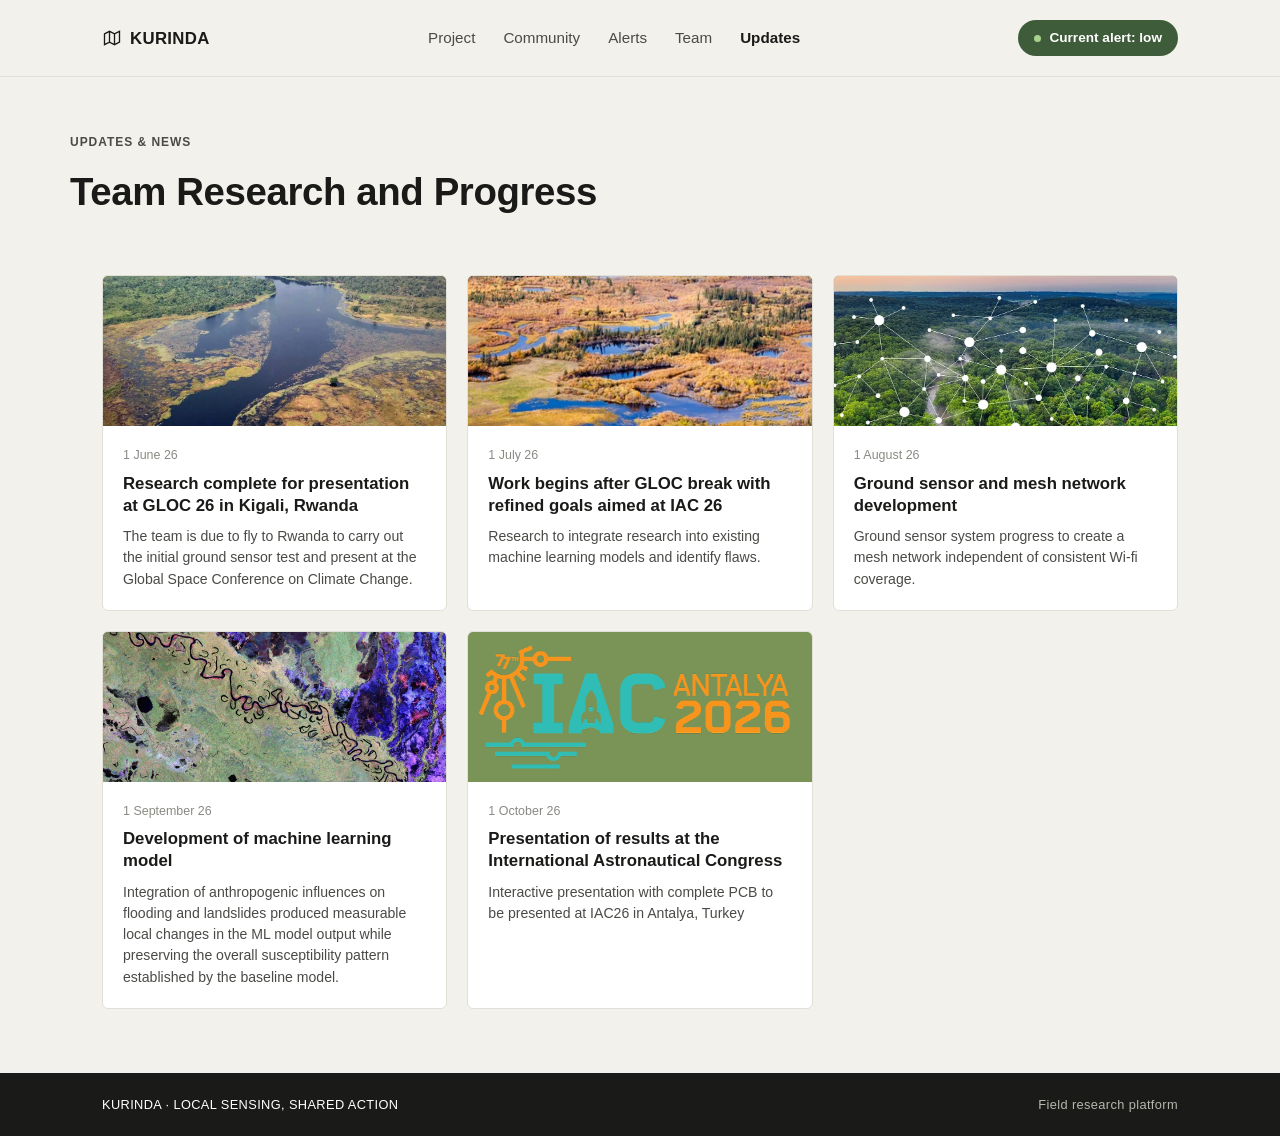
<file: updates.html>
<!doctype html>
<html lang="en">
<head>
<meta charset="utf-8">
<meta name="viewport" content="width=device-width, initial-scale=1">
<title>Updates & News — Kurinda</title>
<meta name="description" content="Latest research and progress from the Kurinda team.">
<link rel="stylesheet" href="style.css">
</head>
<body>

<header class="site-header">
  <div class="header-inner">
    <a href="index.html" class="logo">
      <svg width="20" height="20" viewBox="0 0 24 24" fill="none" stroke="currentColor" stroke-width="1.6"><path d="M3 7l6-3 6 3 6-3v13l-6 3-6-3-6 3V7z"/><path d="M9 4v13"/><path d="M15 7v13"/></svg>
      KURINDA
    </a>
    <button class="nav-toggle" aria-label="Toggle menu"><span></span><span></span><span></span></button>
    <nav class="main-nav">
      <a href="project.html">Project</a>
      <a href="community.html">Community</a>
      <a href="alerts.html">Alerts</a>
      <a href="team.html">Team</a>
      <a href="updates.html" class="active">Updates</a>
    </nav>
    <span class="alert-pill"><span class="dot"></span> Current alert: low</span>
  </div>
</header>

<div class="wrap page-head">
  <div class="eyebrow">Updates &amp; news</div>
  <h1>Team Research and Progress</h1>
</div>

<div class="wrap" style="padding-bottom:64px;">
  <div class="news-grid">

    <!-- Row 1 -->
    <div class="news-card">
      <div class="news-photo" style="background-image:url('update_1.webp');"></div>
      <div class="news-body">
        <div class="date">1 June 26</div>
        <h3>Research complete for presentation at GLOC 26 in Kigali, Rwanda</h3>
        <p>The team is due to fly to Rwanda to carry out the initial ground sensor test and present at the Global Space Conference on Climate Change.</p>
      </div>
    </div>
    <div class="news-card">
      <div class="news-photo" style="background-image:url('update_2.webp');"></div>
      <div class="news-body">
        <div class="date">1 July 26</div>
        <h3>Work begins after GLOC break with refined goals aimed at IAC 26</h3>
        <p>Research to integrate research into existing machine learning models and identify flaws.</p>
      </div>
    </div>
    <div class="news-card">
      <div class="news-photo" style="background-image:url('update_3.avif');"></div>
      <div class="news-body">
        <div class="date">1 August 26</div>
        <h3>Ground sensor and mesh network development</h3>
        <p>Ground sensor system progress to create a mesh network independent of consistent Wi-fi coverage.</p>
      </div>
    </div>

    <!-- Row 2 -->
    <div class="news-card">
      <div class="news-photo" style="background-image:url('update 4.webp');"></div>
      <div class="news-body">
        <div class="date">1 September 26</div>
        <h3>Development of machine learning model </h3>
        <p> Integration of anthropogenic influences on flooding and landslides produced measurable local changes in the ML model output while preserving the overall susceptibility pattern established by the baseline model.</p>
      </div>
    </div>
    <div class="news-card">
      <div class="news-photo" style="background-image:url('update_5.png');"></div>
      <div class="news-body">
        <div class="date">1 October 26</div>
        <h3> Presentation of results at the International Astronautical Congress</h3>
        <p> Interactive presentation with complete PCB to be presented at IAC26 in Antalya, Turkey</p>
      </div>
    </div>

  </div>
</div>

<footer class="site-footer">
  <div class="footer-inner">
    <span>KURINDA · LOCAL SENSING, SHARED ACTION</span>
    <span class="muted">Field research platform</span>
  </div>
</footer>

<script src="script.js"></script>
</body>
</html>
</file>
<file: style.css>
/* ===== Kurinda — shared styles ===== */

:root {
  --cream: #f2f1ec;
  --white: #ffffff;
  --ink: #1a1a18;
  --ink-soft: #4a4a46;
  --muted: #8a8a84;
  --line: #e1dfd6;

  --green: #5b7a52;
  --green-dark: #3f5c3a;
  --olive: #c9d3b8;
  --blue-pale: #dbe6ea;

  --amber: #e3b23c;
  --amber-text: #6b4f10;
  --red: #c17a3d;
  --red-text: #6b3a13;
  --black-alert: #7a2e28;

  --radius: 6px;
  --maxw: 1140px;

  font-size: 16px;
}

* { box-sizing: border-box; }

html, body {
  margin: 0;
  padding: 0;
}

body {
  background: var(--cream);
  color: var(--ink);
  font-family: -apple-system, "Inter", "Segoe UI", Helvetica, Arial, sans-serif;
  line-height: 1.5;
  -webkit-font-smoothing: antialiased;
}

a { color: inherit; text-decoration: none; }

img { max-width: 100%; display: block; }

.wrap {
  max-width: var(--maxw);
  margin: 0 auto;
  padding: 0 32px;
}

/* ---------- Header ---------- */

header.site-header {
  background: var(--cream);
  border-bottom: 1px solid var(--line);
}

.header-inner {
  max-width: var(--maxw);
  margin: 0 auto;
  padding: 20px 32px;
  display: flex;
  align-items: center;
  justify-content: space-between;
  gap: 24px;
}

.logo {
  display: flex;
  align-items: center;
  gap: 8px;
  font-weight: 700;
  font-size: 1.05rem;
  letter-spacing: 0.02em;
  white-space: nowrap;
}

.logo svg { flex-shrink: 0; }

nav.main-nav {
  display: flex;
  gap: 28px;
  flex: 1;
  justify-content: center;
}

nav.main-nav a {
  font-size: 0.95rem;
  color: var(--ink-soft);
  transition: color 0.15s ease;
}

nav.main-nav a:hover { color: var(--ink); }

nav.main-nav a.active {
  color: var(--ink);
  font-weight: 600;
}

.alert-pill {
  display: inline-flex;
  align-items: center;
  gap: 8px;
  background: var(--green-dark);
  color: var(--white);
  font-size: 0.85rem;
  font-weight: 600;
  padding: 8px 16px;
  border-radius: 20px;
  white-space: nowrap;
}

.alert-pill .dot {
  width: 7px;
  height: 7px;
  border-radius: 50%;
  background: #a9d18e;
}

.nav-toggle {
  display: none;
  background: none;
  border: none;
  cursor: pointer;
  padding: 4px;
}

.nav-toggle span {
  display: block;
  width: 22px;
  height: 2px;
  background: var(--ink);
  margin: 5px 0;
}

/* ---------- Footer ---------- */

footer.site-footer {
  background: var(--ink);
  color: var(--white);
}

.footer-inner {
  max-width: var(--maxw);
  margin: 0 auto;
  padding: 22px 32px;
  display: flex;
  align-items: center;
  justify-content: space-between;
  font-size: 0.8rem;
  letter-spacing: 0.03em;
}

.footer-inner .muted { color: #b7b6ae; }

/* ---------- Eyebrow / labels ---------- */

.eyebrow {
  font-size: 0.75rem;
  font-weight: 700;
  letter-spacing: 0.08em;
  text-transform: uppercase;
  color: var(--ink-soft);
  margin-bottom: 12px;
}

.eyebrow.on-dark { color: #c8c7bf; }

/* ---------- Buttons ---------- */

.btn {
  display: inline-flex;
  align-items: center;
  gap: 8px;
  padding: 12px 20px;
  border-radius: var(--radius);
  font-size: 0.9rem;
  font-weight: 600;
  border: 1px solid transparent;
}

.btn-light {
  background: var(--white);
  color: var(--ink);
}

.btn-green {
  background: var(--green-dark);
  color: var(--white);
}

/* ---------- Hero (home) ---------- */

.hero {
  position: relative;
  min-height: 560px;
  display: flex;
  align-items: flex-end;
  background:
    linear-gradient(180deg, rgba(10, 16, 8, 0.15) 0%, rgba(8, 12, 6, 0.75) 100%),
    linear-gradient(135deg, #2f4423 0%, #4a6636 40%, #6d8a4d 70%, #3a5528 100%);
  background-blend-mode: multiply;
}

.hero-content {
  position: relative;
  color: var(--white);
  padding: 56px 48px;
  max-width: 620px;
}

.hero h1 {
  font-size: 2.6rem;
  line-height: 1.1;
  margin: 0 0 18px;
  font-weight: 700;
  letter-spacing: -0.01em;
}

.hero p {
  font-size: 1.02rem;
  color: #e7e6df;
  max-width: 460px;
  margin: 0 0 26px;
}

.hero-actions {
  display: flex;
  gap: 12px;
}

/* ---------- Section wrappers ---------- */

section { padding: 64px 0; }
section.tight { padding: 48px 0; }

h2.section-title {
  font-size: 1.9rem;
  font-weight: 700;
  letter-spacing: -0.01em;
  margin: 0 0 8px;
}

.section-lead {
  color: var(--ink-soft);
  max-width: 640px;
  margin: 0 0 36px;
}

/* ---------- Card grid (home features) ---------- */

.grid-4 {
  display: grid;
  grid-template-columns: repeat(4, 1fr);
  gap: 16px;
}

.feat-card {
  background: var(--white);
  border: 1px solid var(--line);
  border-radius: var(--radius);
  padding: 22px;
}

.feat-card .icon {
  width: 30px;
  height: 30px;
  margin-bottom: 14px;
  opacity: 0.8;
}

.feat-card h3 {
  font-size: 1rem;
  margin: 0 0 8px;
}

.feat-card p {
  font-size: 0.88rem;
  color: var(--ink-soft);
  margin: 0;
}

.feat-card.olive { background: var(--olive); border-color: var(--olive); }
.feat-card.pale { background: var(--blue-pale); border-color: var(--blue-pale); }
.feat-card.dark { background: var(--ink); border-color: var(--ink); color: var(--white); }
.feat-card.dark p { color: #c8c7bf; }

/* ---------- Dark workflow band ---------- */

.workflow {
  background: var(--ink);
  color: var(--white);
  padding: 56px 0;
}

.workflow h2 {
  font-size: 2rem;
  margin: 0 0 40px;
  max-width: 560px;
}

.step-row {
  display: grid;
  grid-template-columns: repeat(5, 1fr);
  gap: 20px;
}

.step-row .step .num {
  font-size: 0.8rem;
  color: #8f8e86;
  margin-bottom: 6px;
}

.step-row .step .label { font-size: 0.95rem; font-weight: 600; }
.step-row .step.accent .label { color: var(--amber); }

/* ---------- Generic page hero (non-home pages) ---------- */

.page-head { padding: 56px 0 40px; }

.page-head h1 {
  font-size: 2.4rem;
  margin: 0 0 14px;
  font-weight: 700;
  letter-spacing: -0.01em;
}

.page-head p {
  max-width: 640px;
  color: var(--ink-soft);
  margin: 0;
}

/* ---------- Dark feature panel w/ image ---------- */

.panel-dark {
  background: var(--ink);
  color: var(--white);
  border-radius: 10px;
  padding: 40px;
  display: grid;
  grid-template-columns: 1fr 1fr;
  gap: 36px;
  align-items: center;
}

.panel-dark h3 { font-size: 1.6rem; margin: 10px 0 14px; }
.panel-dark p { color: #cfcec6; margin: 0; }

.panel-photo {
  position: relative;
  border-radius: 8px;
  overflow: hidden;
  min-height: 220px;
  background: linear-gradient(135deg, #cfa96b 0%, #8fae63 45%, #35502a 100%);
  display: flex;
  align-items: flex-end;
  justify-content: center;
  padding-bottom: 18px;
}

.pin-badge {
  background: rgba(255,255,255,0.95);
  color: var(--ink);
  font-size: 0.82rem;
  font-weight: 600;
  padding: 8px 14px;
  border-radius: 20px;
  display: inline-flex;
  align-items: center;
  gap: 6px;
}

/* ---------- Numbered step loop ---------- */

.loop-row {
  display: flex;
  align-items: center;
  gap: 20px;
  flex-wrap: wrap;
}

.loop-row .step {
  min-width: 100px;
}
.loop-row .num {
  font-size: 0.8rem;
  color: var(--muted);
  margin-bottom: 4px;
}
.loop-row .label { font-weight: 600; }
.loop-row .arrow { color: var(--muted); font-size: 1.1rem; }

/* ---------- 3-card research grid ---------- */

.grid-3 {
  display: grid;
  grid-template-columns: repeat(3, 1fr);
  gap: 16px;
}

.grid-3 .feat-card h3 { margin-top: 4px; }

/* ---------- Two column dark footer panel (project page) ---------- */

.panel-split {
  background: var(--ink);
  color: var(--white);
  border-radius: 10px;
  padding: 36px 40px;
  display: grid;
  grid-template-columns: 1.3fr 1fr;
  gap: 40px;
}

.panel-split h4 {
  font-size: 0.75rem;
  letter-spacing: 0.06em;
  text-transform: uppercase;
  color: #b7b6ae;
  margin: 0 0 12px;
}

.panel-split p { color: #d7d6cf; font-size: 0.92rem; margin: 0; }

.panel-split .col + .col { border-top: 1px solid #3a3a36; margin-top: 20px; padding-top: 20px; }
.panel-split ul { margin: 8px 0 0; padding-left: 18px; color: #d7d6cf; font-size: 0.9rem; }
.panel-split .links { display: flex; flex-direction: column; gap: 2px; color: #d7d6cf; font-size: 0.9rem; }

/* ---------- Status card (community) ---------- */

.status-card {
  background: var(--white);
  border: 1px solid var(--line);
  border-radius: var(--radius);
  padding: 22px 26px;
  display: flex;
  align-items: center;
  gap: 16px;
  margin-bottom: 24px;
}

.status-card .status-dot {
  width: 44px;
  height: 44px;
  border-radius: 50%;
  background: var(--olive);
  display: flex;
  align-items: center;
  justify-content: center;
  flex-shrink: 0;
  color: var(--green-dark);
}

.status-card h3 { margin: 0 0 2px; font-size: 1.1rem; }
.status-card p { margin: 0; color: var(--ink-soft); font-size: 0.88rem; }

/* ---------- Risk flow + levels ---------- */

.risk-box {
  background: var(--white);
  border: 1px solid var(--line);
  border-radius: var(--radius);
  padding: 26px;
  margin-bottom: 16px;
}

.risk-box > p { color: var(--ink-soft); margin: 0 0 20px; max-width: 620px; }

.flow-row {
  display: flex;
  align-items: center;
  gap: 10px;
  flex-wrap: wrap;
  margin-bottom: 24px;
}

.flow-chip {
  display: inline-flex;
  align-items: center;
  gap: 8px;
  padding: 8px 14px;
  border-radius: 20px;
  border: 1px solid var(--line);
  background: var(--white);
  font-size: 0.85rem;
  font-weight: 600;
}

.flow-chip.olive { background: var(--olive); border-color: var(--olive); }
.flow-chip.dark { background: var(--ink); color: var(--white); border-color: var(--ink); }
.flow-chip.pale { background: var(--blue-pale); border-color: var(--blue-pale); }
.flow-arrow { color: var(--muted); }

.risk-levels {
  display: grid;
  grid-template-columns: repeat(4, 1fr);
  gap: 12px;
}

.risk-level {
  border-radius: var(--radius);
  padding: 16px 18px;
  color: var(--white);
}

.risk-level .rl-title { font-weight: 700; font-size: 0.88rem; margin-bottom: 4px; }
.risk-level .rl-sub { font-size: 0.82rem; opacity: 0.92; }

.risk-level.low { background: var(--green); }
.risk-level.medium { background: var(--amber); color: var(--amber-text); }
.risk-level.high { background: var(--red); color: var(--red-text); }
.risk-level.severe { background: var(--black-alert); }

/* ---------- Action tiles (community) ---------- */

.tile-grid {
  display: grid;
  grid-template-columns: 1fr 1fr;
  gap: 16px;
}

.tile {
  border-radius: var(--radius);
  padding: 26px;
  background: var(--blue-pale);
}

.tile.grey { background: #b9b8b0; }
.tile.dark { background: var(--ink); color: var(--white); }

.tile .icon { font-size: 1.3rem; margin-bottom: 14px; display: block; }
.tile h3 { margin: 0 0 6px; font-size: 1.05rem; }
.tile p { margin: 0; font-size: 0.88rem; color: var(--ink-soft); }
.tile.dark p { color: #c8c7bf; }

/* ---------- Alerts page ---------- */

.alert-panel {
  background: var(--ink);
  color: var(--white);
  border-radius: 10px;
  padding: 44px;
}

.alert-panel h1 { font-size: 2.4rem; margin: 0 0 14px; }
.alert-panel > p { color: #c8c7bf; max-width: 560px; margin: 0 0 30px; }

.alert-photo {
  position: relative;
  border-radius: 8px;
  overflow: hidden;
  min-height: 260px;
  background: linear-gradient(120deg, #3a5528 0%, #6d8a4d 50%, #2f4423 100%);
  display: flex;
  align-items: center;
  justify-content: center;
  margin-bottom: 20px;
}

.data-bar {
  background: var(--white);
  color: var(--ink);
  border-radius: 6px;
  padding: 16px 22px;
  display: flex;
  gap: 48px;
}

.data-bar .dl { font-size: 0.72rem; letter-spacing: 0.06em; text-transform: uppercase; color: var(--muted); margin-bottom: 4px; }
.data-bar .dv { font-weight: 600; }

/* ---------- Team page ---------- */

.people-grid {
  display: grid;
  grid-template-columns: repeat(3, 1fr);
  gap: 16px;
  margin-bottom: 24px;
}

.person-card {
  background: var(--white);
  border: 1px solid var(--line);
  border-radius: var(--radius);
  padding: 22px 24px;
}

.person-card h3 { margin: 0 0 4px; font-size: 1.1rem; }
.person-card p { margin: 0; color: var(--ink-soft); font-size: 0.9rem; }

.photo-placeholder {
  aspect-ratio: 1 / 1;
  width: 100%;
  margin-bottom: 16px;
  border-radius: var(--radius);
  background: var(--cream);
  border: 1px dashed #c9c7bc;
  color: var(--muted);
  display: flex;
  align-items: center;
  justify-content: center;
  font-size: 0.8rem;
  letter-spacing: 0.06em;
  text-transform: uppercase;
}

.person-photo {
  aspect-ratio: 1 / 1;
  width: 100%;
  object-fit: cover;
  margin-bottom: 16px;
  border-radius: var(--radius);
}

.about-panel {
  background: var(--ink-soft);
  color: var(--white);
  border-radius: 10px;
  padding: 30px 34px;
}

.about-panel p { color: #ecebe4; margin: 8px 0 0; }

/* ---------- Updates page ---------- */

.news-grid {
  display: grid;
  grid-template-columns: repeat(3, 1fr);
  gap: 20px;
}

.news-card {
  background: var(--white);
  border: 1px solid var(--line);
  border-radius: var(--radius);
  overflow: hidden;
}

.news-photo {
  height: 150px;
  background-color: #7a9457;
  background-size: cover;
  background-position: center;
  background-repeat: no-repeat;
}

.news-card .news-body { padding: 20px; }
.news-card .date { font-size: 0.78rem; color: var(--muted); margin-bottom: 8px; }
.news-card h3 { font-size: 1.05rem; margin: 0 0 10px; line-height: 1.3; }
.news-card p { margin: 0; font-size: 0.88rem; color: var(--ink-soft); }

/* ---------- Responsive ---------- */

@media (max-width: 900px) {
  .grid-4, .grid-3, .people-grid, .news-grid, .risk-levels { grid-template-columns: repeat(2, 1fr); }
  .step-row { grid-template-columns: repeat(2, 1fr); row-gap: 24px; }
  .panel-dark, .panel-split { grid-template-columns: 1fr; }
  .tile-grid { grid-template-columns: 1fr; }
  nav.main-nav { display: none; }
  .nav-toggle { display: block; }
}

@media (max-width: 900px) {
  nav.main-nav.open {
    display: flex;
    position: absolute;
    top: 68px;
    left: 0;
    right: 0;
    background: var(--cream);
    border-bottom: 1px solid var(--line);
    flex-direction: column;
    padding: 16px 32px;
    gap: 14px;
    z-index: 20;
  }
  header.site-header { position: relative; }
}

@media (max-width: 640px) {
  .grid-4, .grid-3, .people-grid, .news-grid, .risk-levels, .step-row { grid-template-columns: 1fr; }
  .hero h1 { font-size: 2rem; }
  .hero-content { padding: 36px 24px; }
  .wrap, .header-inner, .footer-inner { padding-left: 20px; padding-right: 20px; }
  .data-bar { flex-direction: column; gap: 14px; }
}

/* ==== Kurinda community page updates ==== */

/* 1. ML model chip: dark grey */
.flow-chip.dark {
  background: #3a3d40;
  color: #ffffff;
  border-color: #3a3d40;
}

/* 2. Outline icons (replace emojis) — sized to roughly one capital letter */
.ico,
.tile .icon svg {
  fill: none;
  stroke: currentColor;
  stroke-width: 2;
  stroke-linecap: round;
  stroke-linejoin: round;
}
.flow-chip .ico {
  width: 13px;
  height: 13px;
  vertical-align: -1px;
  margin-right: 5px;
}
.tile .icon {
  display: inline-flex;
  margin-bottom: 8px;
}
.tile .icon svg {
  width: 14px;
  height: 14px;
}

/* 3. Traffic-light colours — !important so they beat any earlier rules on .risk-level */
.risk-level.low     { background: #2e7d32 !important; color: #ffffff !important; border-color: #2e7d32 !important; } /* green */
.risk-level.medium  { background: #ffb300 !important; color: #1a1a1a !important; border-color: #ffb300 !important; } /* amber */
.risk-level.high    { background: #d32f2f !important; color: #ffffff !important; border-color: #d32f2f !important; } /* red   */
.risk-level.severe { background: #000000 !important; color: #ffffff !important; border-color: #000000 !important; } /* black */

.risk-level .rl-title,
.risk-level .rl-sub { color: inherit !important; }
.risk-level .rl-sub { opacity: 0.85; }

/* 4. Assembly guide tile is now a link — remove default link styling */
a.tile {
  text-decoration: none;
  color: inherit;
}

/* 5. Back link (assembly-guide.html and other sub-pages) */
.back-link {
  display: inline-flex;
  align-items: center;
  gap: 6px;
  margin-bottom: 16px;
  color: inherit;
  text-decoration: none;
  font-size: 0.9rem;
  opacity: 0.75;
}
.back-link:hover { opacity: 1; }
.back-link svg { flex-shrink: 0; }

/* 6. Download button */
.download-btn {
  display: inline-flex;
  align-items: center;
  gap: 8px;
  margin-top: 20px;
  padding: 10px 18px;
  background: #3a3d40;
  color: #ffffff;
  border-radius: 6px;
  text-decoration: none;
  font-weight: 600;
  font-size: 0.95rem;
}
.download-btn:hover { background: #2a2c2e; }

/* 7. Numbered steps list */
.steps {
  list-style: none;
  counter-reset: step;
  padding: 0;
  margin: 0;
  display: flex;
  flex-direction: column;
  gap: 20px;
}
.steps li {
  counter-increment: step;
  position: relative;
  padding-left: 44px;
}
.steps li::before {
  content: counter(step);
  position: absolute;
  left: 0;
  top: 0;
  width: 30px;
  height: 30px;
  border-radius: 50%;
  background: #3a3d40;
  color: #ffffff;
  display: flex;
  align-items: center;
  justify-content: center;
  font-weight: 600;
  font-size: 0.9rem;
}
.steps h3 { margin: 0 0 4px; }
.steps p { margin: 0; }

.note {
  margin-top: 28px;
  font-size: 0.85rem;
  opacity: 0.6;
  font-style: italic;
}

/* ==== Kurinda updates — round 2 ==== */

/* Darker red for HIGH */
.risk-level.high {
  background: #c62828 !important;
  border-color: #c62828 !important;
}

/* Black for the severe level */
.risk-level.severe {
  background: #000000 !important;
  color: #ffffff !important;
  border-color: #000000 !important;
}

/* Tile becomes a positioned box so the arrow can sit bottom-right */
.tile {
  position: relative;
}
.tile-arrow {
  position: absolute;
  bottom: 14px;
  right: 14px;
  width: 16px;
  height: 16px;
  fill: none;
  stroke: currentColor;
  stroke-width: 2;
  stroke-linecap: round;
  stroke-linejoin: round;
  opacity: 0.6;
}
a.tile:hover .tile-arrow {
  opacity: 1;
}

/* Back link, used on the new guide pages */
.back-link {
  display: inline-flex;
  align-items: center;
  gap: 6px;
  margin-bottom: 16px;
  color: inherit;
  text-decoration: none;
  font-size: 0.9rem;
  opacity: 0.75;
}
.back-link:hover { opacity: 1; }
.back-link svg { flex-shrink: 0; }

/* Bottom tiles: dark grey instead of light grey */
.tile.grey {
  background: #3a3d40 !important;
  border-color: #3a3d40 !important;
  color: #ffffff !important;
}
.tile.grey h3,
.tile.grey p {
  color: #ffffff !important;
}
.tile.grey .icon svg {
  stroke: #ffffff;
}
</file>
